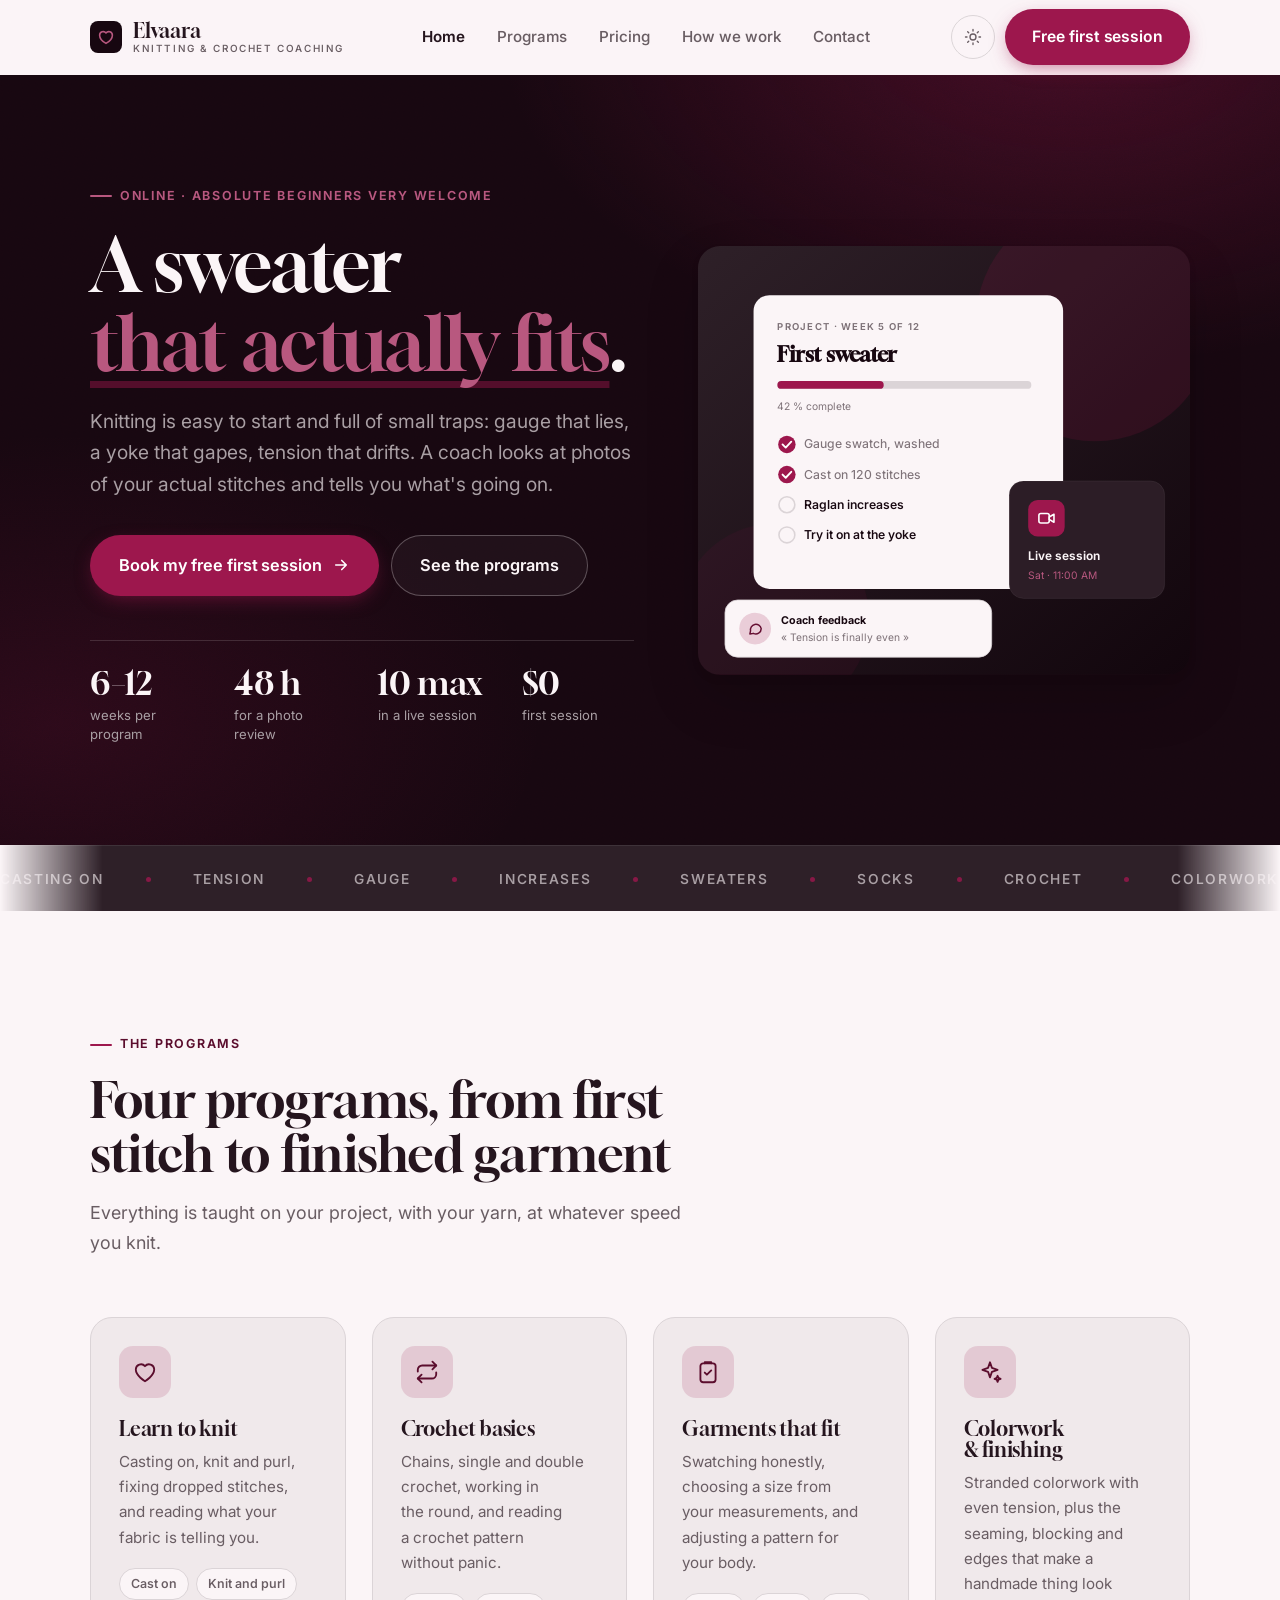
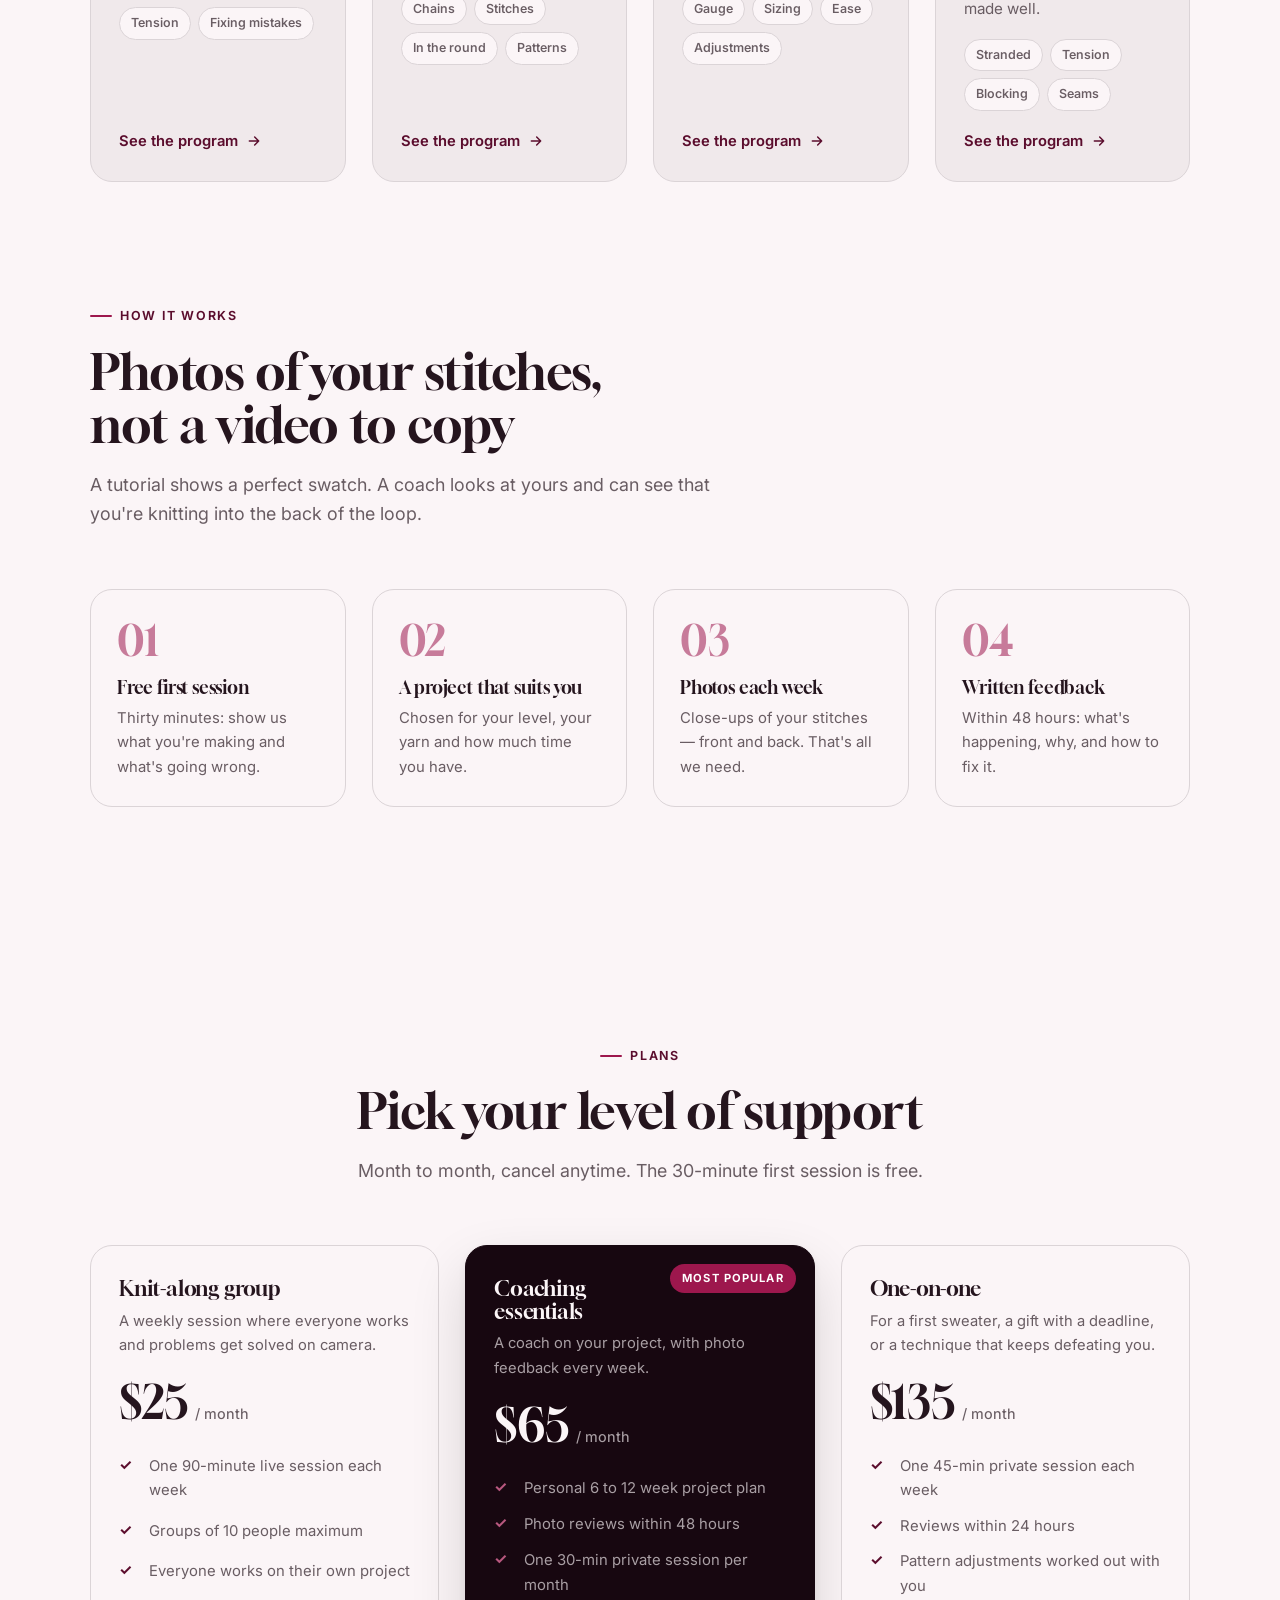
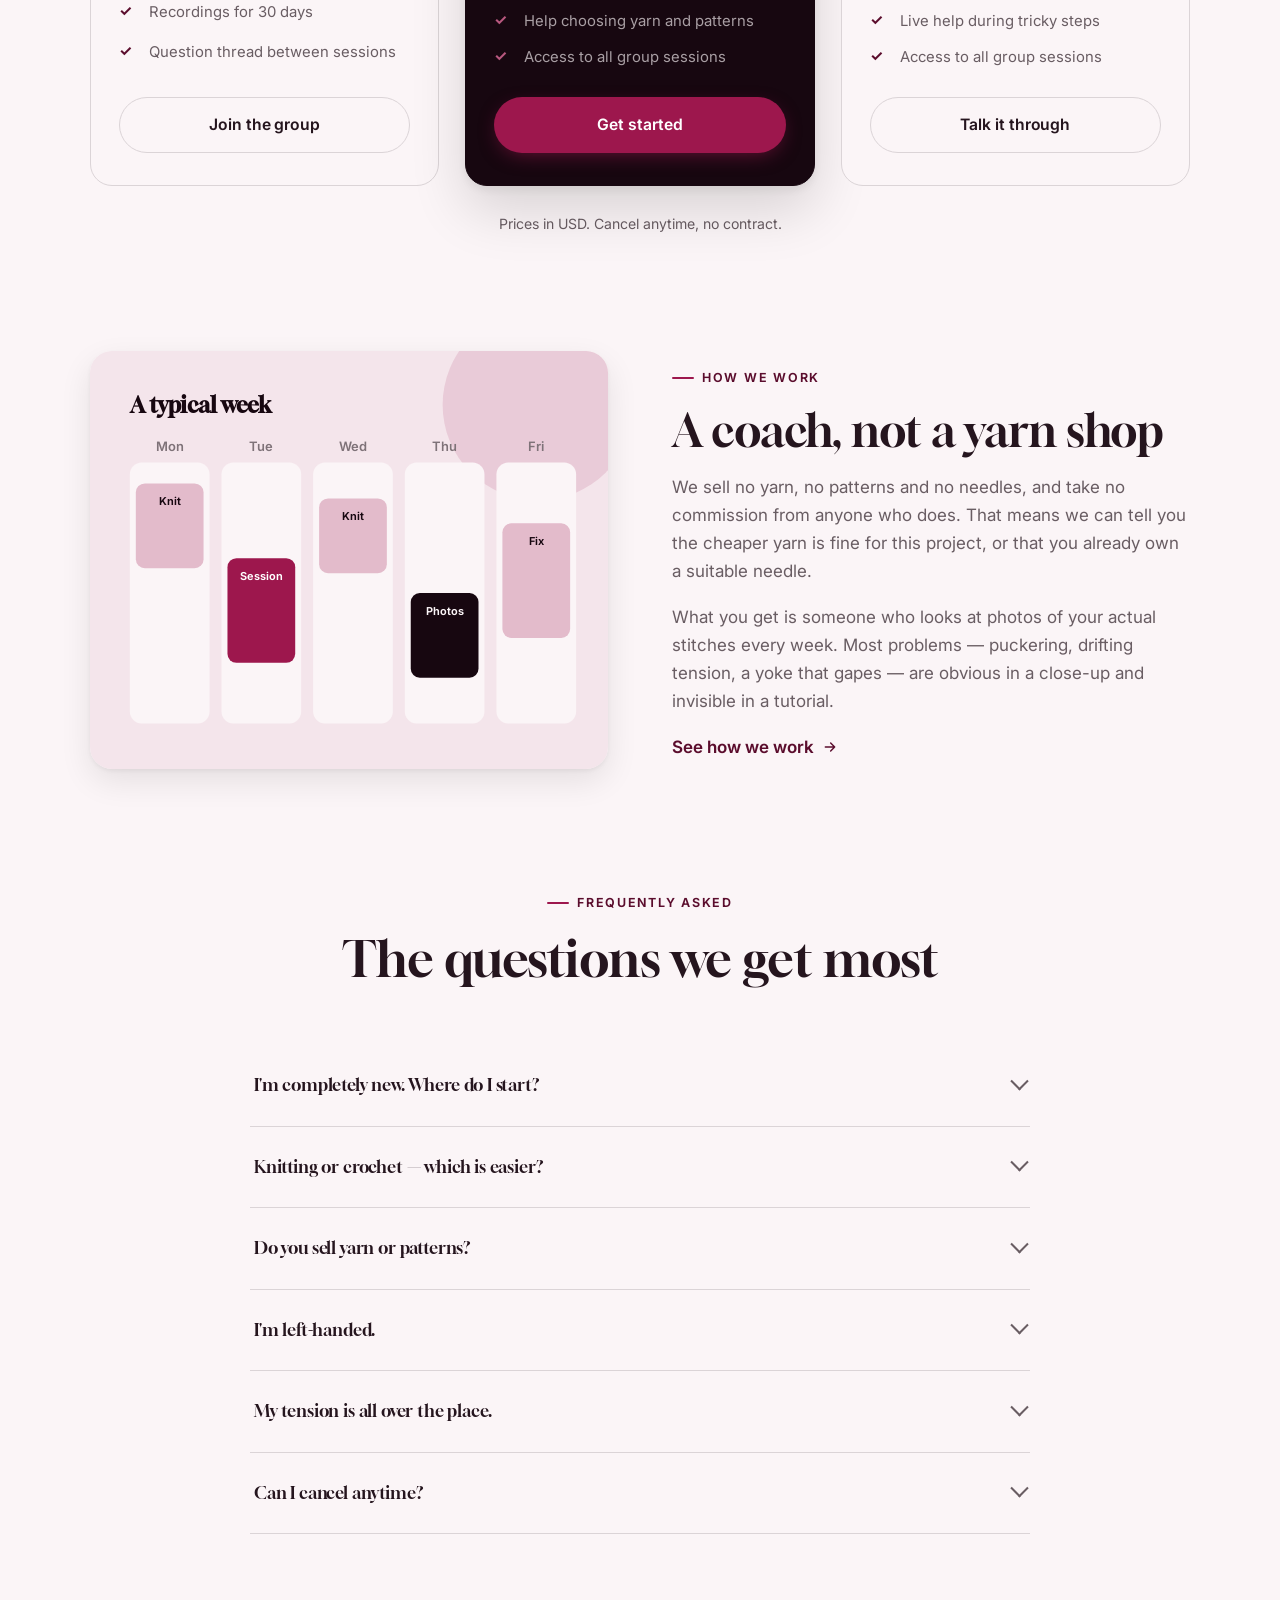
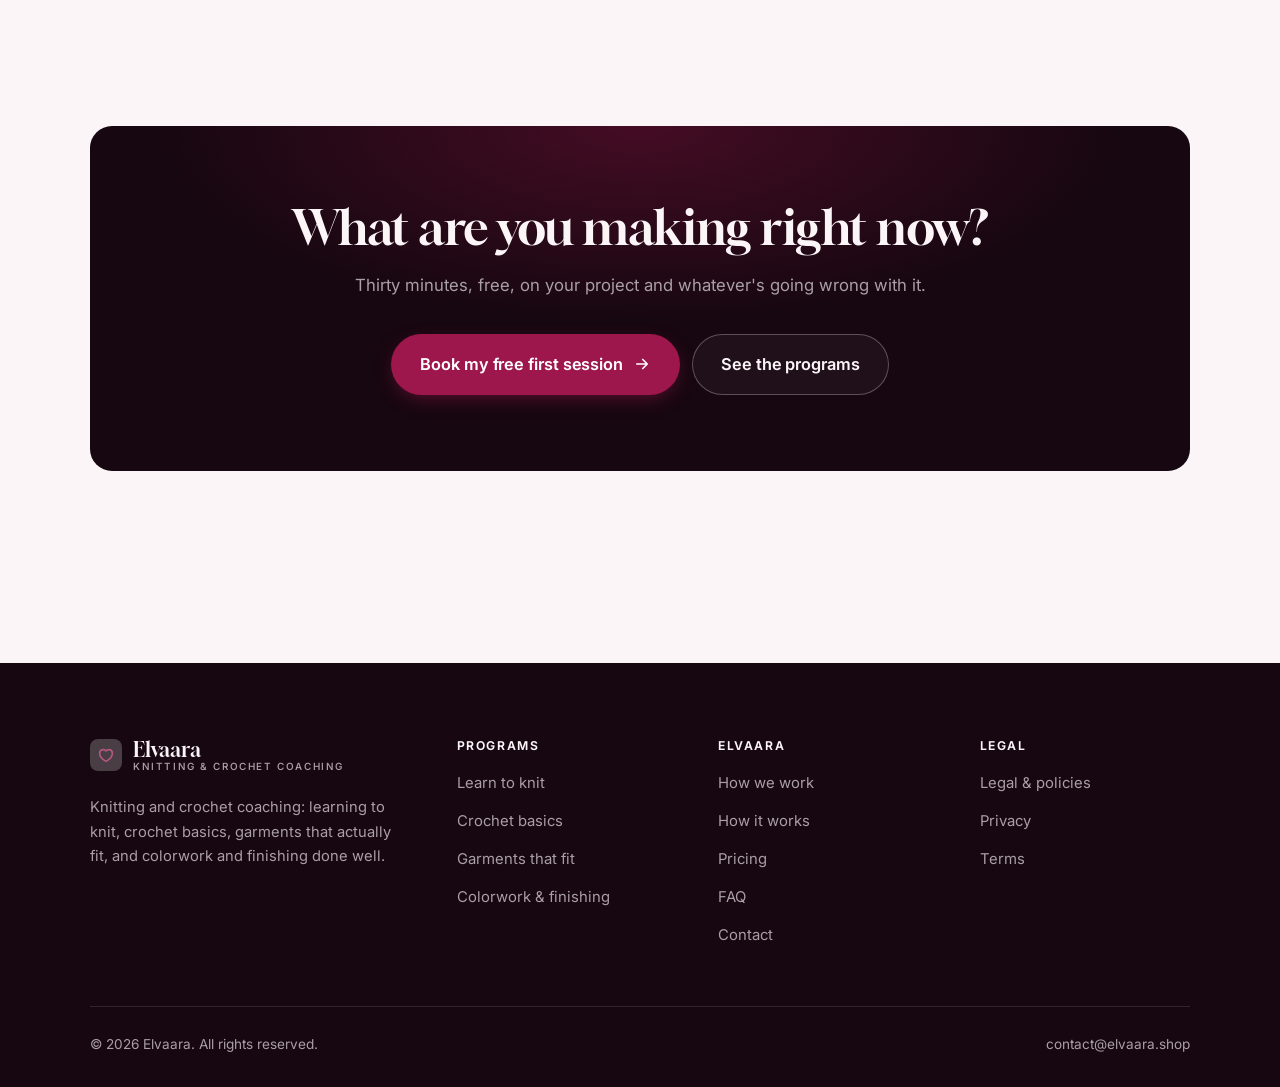
<file: index.html>
<!DOCTYPE html>
<html lang="en" class="no-js">
<head>
<meta charset="utf-8">
<meta name="viewport" content="width=device-width, initial-scale=1">
<title>Elvaara — Knitting and crochet coaching, from cast-on to a sweater that fits</title>
<meta name="description" content="Online knitting and crochet coaching: learn to knit, crochet basics, garment fitting, colorwork and finishing. Photo feedback on your stitches. Free first session.">
<link rel="canonical" href="https://elvaara.shop/">

<meta property="og:type" content="website">
<meta property="og:url" content="https://elvaara.shop/">
<meta property="og:site_name" content="Elvaara">
<meta property="og:locale" content="en_US">
<meta property="og:title" content="Elvaara — Knitting and crochet coaching, from cast-on to a sweater that fits">
<meta property="og:description" content="Online knitting and crochet coaching: learn to knit, crochet basics, garment fitting, colorwork and finishing. Photo feedback on your stitches. Free first session.">
<meta name="theme-color" content="#170710">

<link rel="icon" href="assets/img/favicon.svg" type="image/svg+xml">
<link rel="preconnect" href="https://fonts.googleapis.com">
<link rel="preconnect" href="https://fonts.gstatic.com" crossorigin>
<link rel="stylesheet" href="https://fonts.googleapis.com/css2?family=Gloock&family=Inter:wght@400..700&display=swap">
<link rel="stylesheet" href="assets/css/style.css">

<!-- Thème appliqué avant le premier rendu (évite le flash) -->
<script>
document.documentElement.classList.remove('no-js');
(function(){try{var t=localStorage.getItem('site-theme');if(t){document.documentElement.setAttribute('data-theme',t);}}catch(e){}})();
</script>
<script type="application/ld+json">
{
  "@context": "https://schema.org",
  "@type": "Organization",
  "name": "Elvaara",
  "url": "https://elvaara.shop/",
  "email": "contact@elvaara.shop",
  "description": "Online knitting and crochet coaching: learn to knit, crochet basics, garment fitting, colorwork and finishing. Photo feedback on your stitches. Free first session.",
  "areaServed": "US",
  "knowsLanguage": "en"
}
</script>
</head>

<body>
<a class="skip-link" href="#main">Skip to main content</a>

<header class="site-header">
  <nav class="wrap nav" aria-label="Main navigation">
    <a class="brand" href="index.html">
      <svg class="brand__mark" viewBox="0 0 64 64" aria-hidden="true">
        <rect class="bm-bg" width="64" height="64" rx="16"/>
        <g class="bm-ic" transform="translate(14 14) scale(1.5)" fill="none" stroke-width="2.1" stroke-linecap="round" stroke-linejoin="round"><path d="M12 20.5s-8.5-4.8-8.5-11A4.8 4.8 0 0 1 12 6.6a4.8 4.8 0 0 1 8.5 2.9c0 6.2-8.5 11-8.5 11z"/></g>
      </svg>
      <span>Elvaara<span class="brand__sub">Knitting &amp; crochet coaching</span></span>
    </a>

    <ul class="nav__links" id="nav-links">
      <li><a href="index.html" aria-current="page">Home</a></li>
      <li><a href="programs.html">Programs</a></li>
      <li><a href="index.html#pricing">Pricing</a></li>
      <li><a href="about.html">How we work</a></li>
      <li><a href="contact.html">Contact</a></li>
      <li><a class="btn btn--primary" href="contact.html">Free first session</a></li>
    </ul>

    <div class="nav__cta">
      <button class="theme-toggle" type="button" aria-label="Switch to dark theme">
        <svg class="icon-sun" viewBox="0 0 24 24" fill="none" stroke="currentColor" stroke-width="1.8" stroke-linecap="round" aria-hidden="true"><circle cx="12" cy="12" r="4"/><path d="M12 2v2m0 16v2M2 12h2m16 0h2M4.9 4.9l1.4 1.4m11.4 11.4 1.4 1.4M19.1 4.9l-1.4 1.4M6.3 17.7l-1.4 1.4"/></svg>
        <svg class="icon-moon" viewBox="0 0 24 24" fill="none" stroke="currentColor" stroke-width="1.8" stroke-linecap="round" stroke-linejoin="round" aria-hidden="true"><path d="M21 12.8A9 9 0 1 1 11.2 3a7 7 0 0 0 9.8 9.8z"/></svg>
      </button>
      <a class="btn btn--primary" href="contact.html">Free first session</a>
      <button class="nav__toggle" type="button" aria-expanded="false" aria-controls="nav-links" aria-label="Open menu">
        <svg class="icon-open" viewBox="0 0 24 24" fill="none" stroke="currentColor" stroke-width="2" stroke-linecap="round" aria-hidden="true"><path d="M3 6h18M3 12h18M3 18h18"/></svg>
        <svg class="icon-close" viewBox="0 0 24 24" fill="none" stroke="currentColor" stroke-width="2" stroke-linecap="round" aria-hidden="true"><path d="M6 6l12 12M18 6L6 18"/></svg>
      </button>
    </div>
  </nav>
</header>

<main id="main">

<section class="hero">
  <div class="wrap hero__inner">
    <div>
      <span class="eyebrow hero__eyebrow">Online · Absolute beginners very welcome</span>
      <h1>A sweater<br> <em>that actually fits</em>.</h1>
      <p class="hero__lede">Knitting is easy to start and full of small traps: gauge that lies, a yoke that gapes, tension that drifts. A coach looks at photos of your actual stitches and tells you what's going on.</p>

      <div class="hero__actions">
        <a class="btn btn--primary btn--lg" href="contact.html">Book my free first session <svg viewBox="0 0 24 24" fill="none" stroke="currentColor" stroke-width="2.2" stroke-linecap="round" stroke-linejoin="round" aria-hidden="true"><path d="M5 12h14M13 6l6 6-6 6"/></svg></a>
        <a class="btn btn--on-dark btn--lg" href="programs.html">See the programs</a>
      </div>

      <ul class="hero__proof">
        <li><span class="stat__num">6–12</span><span class="stat__label">weeks per program</span></li>
        <li><span class="stat__num">48 h</span><span class="stat__label">for a photo review</span></li>
        <li><span class="stat__num">10 max</span><span class="stat__label">in a live session</span></li>
        <li><span class="stat__num">$0</span><span class="stat__label">first session</span></li>
      </ul>
    </div>

    <div class="hero__art">
      <svg viewBox="0 0 620 540" role="img" aria-label="A knitting project in week 5 of 12, showing this week's steps, the next live session and coach feedback.">
        <defs>
          <linearGradient id="hbg" x1="0" y1="0" x2="1" y2="1">
            <stop offset="0" stop-color="#2e2028"/><stop offset="1" stop-color="#12060d"/>
          </linearGradient>
        </defs>
        <rect width="620" height="540" rx="22" fill="url(#hbg)"/>
        <circle cx="500" cy="96" r="150" fill="#9d174d" opacity=".16"/>
        <circle cx="96" cy="470" r="120" fill="#9d174d" opacity=".08"/>

        <g style="font-family: var(--font-body)">
          <!-- Carte programme -->
          <rect x="70" y="62" width="390" height="370" rx="20" fill="#fbf5f7"/>
          <text x="100" y="106" font-size="12" font-weight="650" letter-spacing="1.6" fill="#7e7278">PROJECT · WEEK 5 OF 12</text>
          <text x="100" y="146" font-size="27" font-weight="700" fill="#170710" style="font-family: var(--font-display)">First sweater</text>
          <rect x="100" y="170" width="320" height="10" rx="5" fill="#dbd4d7"/>
          <rect x="100" y="170" width="134" height="10" rx="5" fill="#9d174d"/>
          <text x="100" y="206" font-size="13" fill="#7e7278">42 % complete</text>
          <circle cx="112" cy="250" r="11" fill="#9d174d"/><path d="M106.5 250l4 4 7-7.5" fill="none" stroke="#ffffff" stroke-width="2.4" stroke-linecap="round" stroke-linejoin="round"/><text x="134" y="255" font-size="15.5" fill="#7e7278" font-weight="450">Gauge swatch, washed</text>
          <circle cx="112" cy="288" r="11" fill="#9d174d"/><path d="M106.5 288l4 4 7-7.5" fill="none" stroke="#ffffff" stroke-width="2.4" stroke-linecap="round" stroke-linejoin="round"/><text x="134" y="293" font-size="15.5" fill="#7e7278" font-weight="450">Cast on 120 stitches</text>
          <circle cx="112" cy="326" r="10" fill="none" stroke="#dbd4d7" stroke-width="2"/><text x="134" y="331" font-size="15.5" fill="#170710" font-weight="560">Raglan increases</text>
          <circle cx="112" cy="364" r="10" fill="none" stroke="#dbd4d7" stroke-width="2"/><text x="134" y="369" font-size="15.5" fill="#170710" font-weight="560">Try it on at the yoke</text>

          <!-- Carte séance -->
          <rect x="392" y="296" width="196" height="148" rx="18" fill="#2c1d26" stroke="#ffffff" stroke-opacity=".08"/>
          <rect x="416" y="320" width="46" height="46" rx="12" fill="#9d174d"/>
          <g transform="translate(427 331)" fill="none" stroke="#ffffff" color="#ffffff" stroke-width="2" stroke-linecap="round" stroke-linejoin="round"><rect x="2.5" y="6" width="13" height="12" rx="2.5"/><path d="M15.5 10.5 21.5 7v10l-6-3.5z"/></g>
          <text x="416" y="396" font-size="15" font-weight="650" fill="#fbf5f7">Live session</text>
          <text x="416" y="420" font-size="13" fill="#b8587f">Sat · 11:00 AM</text>

          <!-- Retour du coach -->
          <rect x="34" y="446" width="336" height="72" rx="16" fill="#fbf5f7" stroke="#dbd4d7"/>
          <circle cx="72" cy="482" r="20" fill="#eacdd8"/>
          <g transform="translate(62 472) scale(.84)" fill="none" stroke="#660f32" stroke-width="2.2" stroke-linecap="round" stroke-linejoin="round"><path d="M21 12a8 8 0 0 1-11.6 7.1L4 20l1-4.6A8 8 0 1 1 21 12z"/></g>
          <text x="104" y="476" font-size="13.5" font-weight="700" fill="#170710">Coach feedback</text>
          <text x="104" y="498" font-size="13" fill="#7e7278">« Tension is finally even »</text>
        </g>
      </svg>
    </div>
  </div>
</section>

<div class="marquee" aria-hidden="true">
  <div class="marquee__track"><span>Casting on</span><span>Tension</span><span>Gauge</span><span>Increases</span><span>Sweaters</span><span>Socks</span><span>Crochet</span><span>Colorwork</span><span>Blocking</span><span>Finishing</span><span>Casting on</span><span>Tension</span><span>Gauge</span><span>Increases</span><span>Sweaters</span><span>Socks</span><span>Crochet</span><span>Colorwork</span><span>Blocking</span><span>Finishing</span></div>
</div>

<section class="section wrap" id="programs">
  <div class="section-head reveal">
    <span class="eyebrow">The programs</span>
    <h2>Four programs, from first stitch to finished garment</h2>
    <p>Everything is taught on your project, with your yarn, at whatever speed you knit.</p>
  </div>
  <div class="grid grid--4 reveal-group">
    <a class="card" href="programs.html#learn">
      <div class="card__icon"><svg viewBox="0 0 24 24" fill="none" stroke="currentColor" stroke-width="1.7" stroke-linecap="round" stroke-linejoin="round" aria-hidden="true"><path d="M12 20.5s-8.5-4.8-8.5-11A4.8 4.8 0 0 1 12 6.6a4.8 4.8 0 0 1 8.5 2.9c0 6.2-8.5 11-8.5 11z"/></svg></div>
      <h3>Learn to knit</h3>
      <p>Casting on, knit and purl, fixing dropped stitches, and reading what your fabric is telling you.</p>
      <ul class="tags"><li>Cast on</li><li>Knit and purl</li><li>Tension</li><li>Fixing mistakes</li></ul>
      <span class="arrow-link">See the program <svg viewBox="0 0 24 24" fill="none" stroke="currentColor" stroke-width="2.2" stroke-linecap="round" stroke-linejoin="round" aria-hidden="true"><path d="M5 12h14M13 6l6 6-6 6"/></svg></span>
    </a>
    <a class="card" href="programs.html#crochet">
      <div class="card__icon"><svg viewBox="0 0 24 24" fill="none" stroke="currentColor" stroke-width="1.7" stroke-linecap="round" stroke-linejoin="round" aria-hidden="true"><path d="M17 2.5l3.5 3.5L17 9.5"/><path d="M3.5 11.5V10A4 4 0 0 1 7.5 6h13M7 21.5 3.5 18 7 14.5"/><path d="M20.5 12.5V14a4 4 0 0 1-4 4h-13"/></svg></div>
      <h3>Crochet basics</h3>
      <p>Chains, single and double crochet, working in the round, and reading a crochet pattern without panic.</p>
      <ul class="tags"><li>Chains</li><li>Stitches</li><li>In the round</li><li>Patterns</li></ul>
      <span class="arrow-link">See the program <svg viewBox="0 0 24 24" fill="none" stroke="currentColor" stroke-width="2.2" stroke-linecap="round" stroke-linejoin="round" aria-hidden="true"><path d="M5 12h14M13 6l6 6-6 6"/></svg></span>
    </a>
    <a class="card" href="programs.html#fit">
      <div class="card__icon"><svg viewBox="0 0 24 24" fill="none" stroke="currentColor" stroke-width="1.7" stroke-linecap="round" stroke-linejoin="round" aria-hidden="true"><rect x="5" y="4" width="14" height="17.5" rx="2.5"/><path d="M9 4V3h6v1M9 12.5l2 2 4-4"/></svg></div>
      <h3>Garments that fit</h3>
      <p>Swatching honestly, choosing a size from your measurements, and adjusting a pattern for your body.</p>
      <ul class="tags"><li>Gauge</li><li>Sizing</li><li>Ease</li><li>Adjustments</li></ul>
      <span class="arrow-link">See the program <svg viewBox="0 0 24 24" fill="none" stroke="currentColor" stroke-width="2.2" stroke-linecap="round" stroke-linejoin="round" aria-hidden="true"><path d="M5 12h14M13 6l6 6-6 6"/></svg></span>
    </a>
    <a class="card" href="programs.html#colorwork">
      <div class="card__icon"><svg viewBox="0 0 24 24" fill="none" stroke="currentColor" stroke-width="1.7" stroke-linecap="round" stroke-linejoin="round" aria-hidden="true"><path d="M12 3l1.8 5.2L19 10l-5.2 1.8L12 17l-1.8-5.2L5 10l5.2-1.8zM19 15.5l.8 2 2 .8-2 .8-.8 2-.8-2-2-.8 2-.8z"/></svg></div>
      <h3>Colorwork &amp; finishing</h3>
      <p>Stranded colorwork with even tension, plus the seaming, blocking and edges that make a handmade thing look made well.</p>
      <ul class="tags"><li>Stranded</li><li>Tension</li><li>Blocking</li><li>Seams</li></ul>
      <span class="arrow-link">See the program <svg viewBox="0 0 24 24" fill="none" stroke="currentColor" stroke-width="2.2" stroke-linecap="round" stroke-linejoin="round" aria-hidden="true"><path d="M5 12h14M13 6l6 6-6 6"/></svg></span>
    </a>
  </div>
</section>

<section class="section section--flush wrap" id="how-it-works">
  <div class="section-head reveal">
    <span class="eyebrow">How it works</span>
    <h2>Photos of your stitches, not a video to copy</h2>
    <p>A tutorial shows a perfect swatch. A coach looks at yours and can see that you're knitting into the back of the loop.</p>
  </div>
  <div class="grid grid--4 steps reveal-group">
    <article class="step">
      <h3>Free first session</h3>
      <p>Thirty minutes: show us what you're making and what's going wrong.</p>
    </article>
    <article class="step">
      <h3>A project that suits you</h3>
      <p>Chosen for your level, your yarn and how much time you have.</p>
    </article>
    <article class="step">
      <h3>Photos each week</h3>
      <p>Close-ups of your stitches — front and back. That's all we need.</p>
    </article>
    <article class="step">
      <h3>Written feedback</h3>
      <p>Within 48 hours: what's happening, why, and how to fix it.</p>
    </article>
  </div>
</section>

<section class="section wrap" id="pricing">
  <div class="section-head section-head--center reveal">
    <span class="eyebrow">Plans</span>
    <h2>Pick your level of support</h2>
    <p>Month to month, cancel anytime. The 30-minute first session is free.</p>
  </div>
  <div class="grid grid--3 plans reveal-group">
    <article class="plan">
      
      <h3>Knit-along group</h3>
      <p class="plan__desc">A weekly session where everyone works and problems get solved on camera.</p>
      <p class="plan__price">$25<span class="plan__period">/ month</span></p>
      <ul class="plan__features">
        <li>One 90-minute live session each week</li>
        <li>Groups of 10 people maximum</li>
        <li>Everyone works on their own project</li>
        <li>Recordings for 30 days</li>
        <li>Question thread between sessions</li>
      </ul>
      <a class="btn btn--ghost btn--block" href="contact.html">Join the group</a>
    </article>
    <article class="plan plan--featured">
      <span class="plan__tag">Most popular</span>
      <h3>Coaching essentials</h3>
      <p class="plan__desc">A coach on your project, with photo feedback every week.</p>
      <p class="plan__price">$65<span class="plan__period">/ month</span></p>
      <ul class="plan__features">
        <li>Personal 6 to 12 week project plan</li>
        <li>Photo reviews within 48 hours</li>
        <li>One 30-min private session per month</li>
        <li>Help choosing yarn and patterns</li>
        <li>Access to all group sessions</li>
      </ul>
      <a class="btn btn--primary btn--block" href="contact.html">Get started</a>
    </article>
    <article class="plan">
      
      <h3>One-on-one</h3>
      <p class="plan__desc">For a first sweater, a gift with a deadline, or a technique that keeps defeating you.</p>
      <p class="plan__price">$135<span class="plan__period">/ month</span></p>
      <ul class="plan__features">
        <li>One 45-min private session each week</li>
        <li>Reviews within 24 hours</li>
        <li>Pattern adjustments worked out with you</li>
        <li>Live help during tricky steps</li>
        <li>Access to all group sessions</li>
      </ul>
      <a class="btn btn--ghost btn--block" href="contact.html">Talk it through</a>
    </article>
  </div>
  <p class="plans-note">Prices in USD. Cancel anytime, no contract.</p>
</section>

<section class="section section--flush wrap">
  <div class="split reveal">
    <div class="split__art">
      <svg viewBox="0 0 520 420" role="img" aria-label="Example of a typical week: Knit, Session, Knit, Photos, Fix.">
        <rect width="520" height="420" rx="20" fill="#f4e5eb"/>
        <circle cx="450" cy="54" r="96" fill="#9d174d" opacity=".12"/>
        <g style="font-family: var(--font-body)">
        <text x="40" y="62" font-size="22" font-weight="700" fill="#170710" style="font-family: var(--font-display)">A typical week</text>
        <text x="80" y="100" text-anchor="middle" font-size="13" font-weight="600" fill="#7e7278">Mon</text>
        <rect x="40" y="112" width="80" height="262" rx="12" fill="#fbf5f7"/>
        <rect x="46" y="133" width="68" height="85" rx="9" fill="#e3bbcb"/>
        <text x="80" y="155" text-anchor="middle" font-size="11" font-weight="650" fill="#170710">Knit</text>
        <text x="172" y="100" text-anchor="middle" font-size="13" font-weight="600" fill="#7e7278">Tue</text>
        <rect x="132" y="112" width="80" height="262" rx="12" fill="#fbf5f7"/>
        <rect x="138" y="208" width="68" height="105" rx="9" fill="#9d174d"/>
        <text x="172" y="230" text-anchor="middle" font-size="11" font-weight="650" fill="#ffffff">Session</text>
        <text x="264" y="100" text-anchor="middle" font-size="13" font-weight="600" fill="#7e7278">Wed</text>
        <rect x="224" y="112" width="80" height="262" rx="12" fill="#fbf5f7"/>
        <rect x="230" y="148" width="68" height="75" rx="9" fill="#e3bbcb"/>
        <text x="264" y="170" text-anchor="middle" font-size="11" font-weight="650" fill="#170710">Knit</text>
        <text x="356" y="100" text-anchor="middle" font-size="13" font-weight="600" fill="#7e7278">Thu</text>
        <rect x="316" y="112" width="80" height="262" rx="12" fill="#fbf5f7"/>
        <rect x="322" y="243" width="68" height="85" rx="9" fill="#170710"/>
        <text x="356" y="265" text-anchor="middle" font-size="11" font-weight="650" fill="#fbf5f7">Photos</text>
        <text x="448" y="100" text-anchor="middle" font-size="13" font-weight="600" fill="#7e7278">Fri</text>
        <rect x="408" y="112" width="80" height="262" rx="12" fill="#fbf5f7"/>
        <rect x="414" y="173" width="68" height="115" rx="9" fill="#e3bbcb"/>
        <text x="448" y="195" text-anchor="middle" font-size="11" font-weight="650" fill="#170710">Fix</text>
        </g>
      </svg>
    </div>
    <div>
      <span class="eyebrow">How we work</span>
      <h2>A coach, not a yarn shop</h2>
      <p>We sell no yarn, no patterns and no needles, and take no commission from anyone who does. That means we can tell you the cheaper yarn is fine for this project, or that you already own a suitable needle.</p>
      <p>What you get is someone who looks at photos of your actual stitches every week. Most problems — puckering, drifting tension, a yoke that gapes — are obvious in a close-up and invisible in a tutorial.</p>
      <p><a class="arrow-link" href="about.html">See how we work <svg viewBox="0 0 24 24" fill="none" stroke="currentColor" stroke-width="2.2" stroke-linecap="round" stroke-linejoin="round" aria-hidden="true"><path d="M5 12h14M13 6l6 6-6 6"/></svg></a></p>
    </div>
  </div>
</section>

<section class="section section--flush wrap" id="faq">
  <div class="section-head section-head--center reveal">
    <span class="eyebrow">Frequently asked</span>
    <h2>The questions we get most</h2>
  </div>
  <div class="faq reveal">
    <details>
      <summary>I'm completely new. Where do I start?</summary>
      <p>The Learn to knit program starts with holding the needles. By week eight most people have finished a hat they'd actually wear.</p>
    </details>
    <details>
      <summary>Knitting or crochet — which is easier?</summary>
      <p>Crochet is usually faster to pick up and works up quicker; knitting makes stretchier fabric for garments. We can start you on either.</p>
    </details>
    <details>
      <summary>Do you sell yarn or patterns?</summary>
      <p>No. We'll tell you what to look for in a yarn and what a pattern needs to include, but you buy from wherever you like — and you should buy patterns rather than sharing copies.</p>
    </details>
    <details>
      <summary>I'm left-handed.</summary>
      <p>Not a problem. We teach both directions, and plenty of left-handed knitters work the standard way comfortably.</p>
    </details>
    <details>
      <summary>My tension is all over the place.</summary>
      <p>Extremely common and very fixable. It's usually about how you hold the yarn, which shows up immediately in photos.</p>
    </details>
    <details>
      <summary>Can I cancel anytime?</summary>
      <p>Yes. No contract, no minimum term. Access stays open until the end of the month you already paid for.</p>
    </details>
  </div>
</section>

<section class="wrap section--tight">
  <div class="cta-band reveal">
    <h2>What are you making right now?</h2>
    <p>Thirty minutes, free, on your project and whatever's going wrong with it.</p>
    <div class="hero__actions">
      <a class="btn btn--primary btn--lg" href="contact.html">Book my free first session <svg viewBox="0 0 24 24" fill="none" stroke="currentColor" stroke-width="2.2" stroke-linecap="round" stroke-linejoin="round" aria-hidden="true"><path d="M5 12h14M13 6l6 6-6 6"/></svg></a>
      <a class="btn btn--on-dark btn--lg" href="programs.html">See the programs</a>
    </div>
  </div>
</section>

</main>

<footer class="site-footer">
  <div class="wrap">
    <div class="footer__grid">
      <div class="footer__brand">
        <a class="brand" href="index.html">
          <svg class="brand__mark" viewBox="0 0 64 64" aria-hidden="true">
        <rect class="bm-bg" width="64" height="64" rx="16"/>
        <g class="bm-ic" transform="translate(14 14) scale(1.5)" fill="none" stroke-width="2.1" stroke-linecap="round" stroke-linejoin="round"><path d="M12 20.5s-8.5-4.8-8.5-11A4.8 4.8 0 0 1 12 6.6a4.8 4.8 0 0 1 8.5 2.9c0 6.2-8.5 11-8.5 11z"/></g>
      </svg>
          <span>Elvaara<span class="brand__sub">Knitting &amp; crochet coaching</span></span>
        </a>
        <p>Knitting and crochet coaching: learning to knit, crochet basics, garments that actually fit, and colorwork and finishing done well.</p>
      </div>

      <div class="footer__col">
        <h4>Programs</h4>
        <ul>
          <li><a href="programs.html#learn">Learn to knit</a></li>
          <li><a href="programs.html#crochet">Crochet basics</a></li>
          <li><a href="programs.html#fit">Garments that fit</a></li>
          <li><a href="programs.html#colorwork">Colorwork &amp; finishing</a></li>
        </ul>
      </div>

      <div class="footer__col">
        <h4>Elvaara</h4>
        <ul>
          <li><a href="about.html">How we work</a></li>
          <li><a href="index.html#how-it-works">How it works</a></li>
          <li><a href="index.html#pricing">Pricing</a></li>
          <li><a href="index.html#faq">FAQ</a></li>
          <li><a href="contact.html">Contact</a></li>
        </ul>
      </div>

      <div class="footer__col">
        <h4>Legal</h4>
        <ul>
          <li><a href="legal.html">Legal &amp; policies</a></li>
          <li><a href="legal.html#privacy">Privacy</a></li>
          <li><a href="legal.html#terms">Terms</a></li>
        </ul>
      </div>
    </div>

    <div class="footer__bottom">
      <p>© <span data-year>2026</span> Elvaara. All rights reserved.</p>
      <p><a href="mailto:contact@elvaara.shop">contact@elvaara.shop</a></p>
    </div>
  </div>
</footer>

<script src="assets/js/main.js" defer></script>
</body>
</html>
</file>
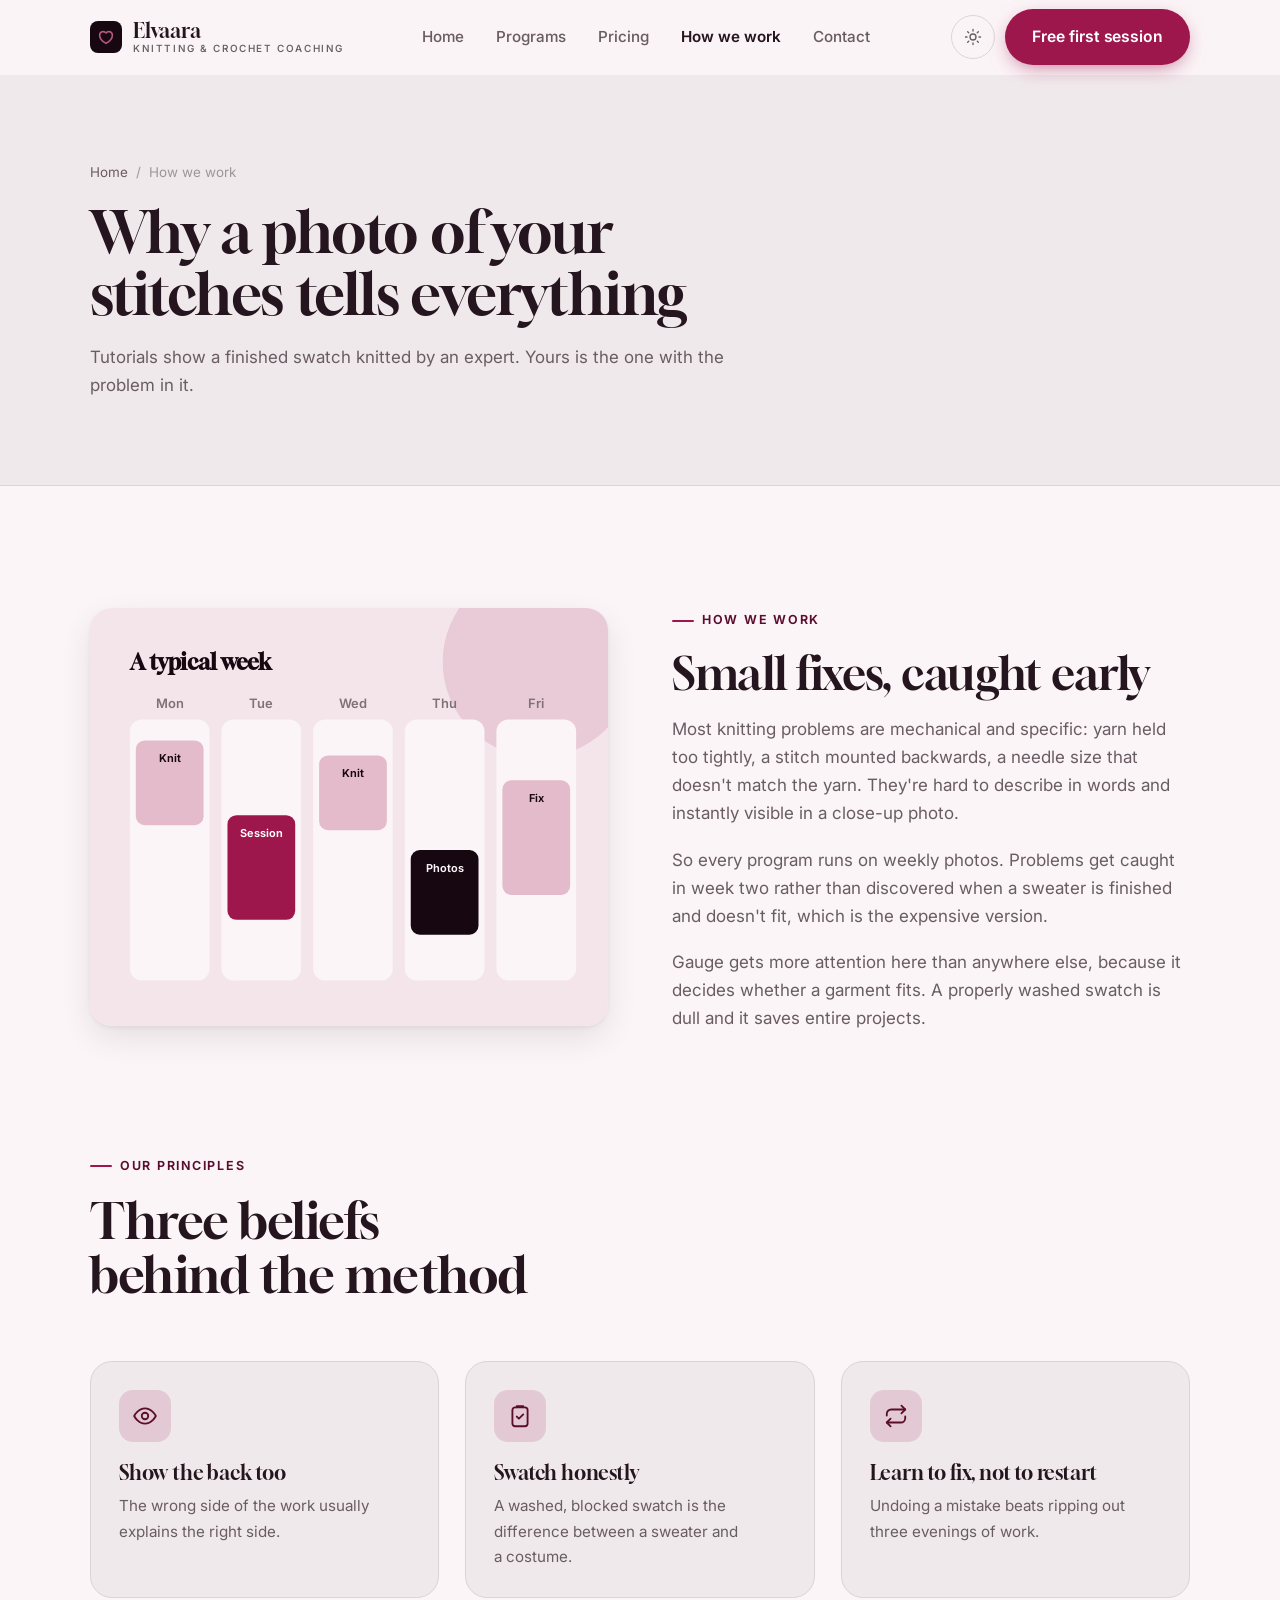
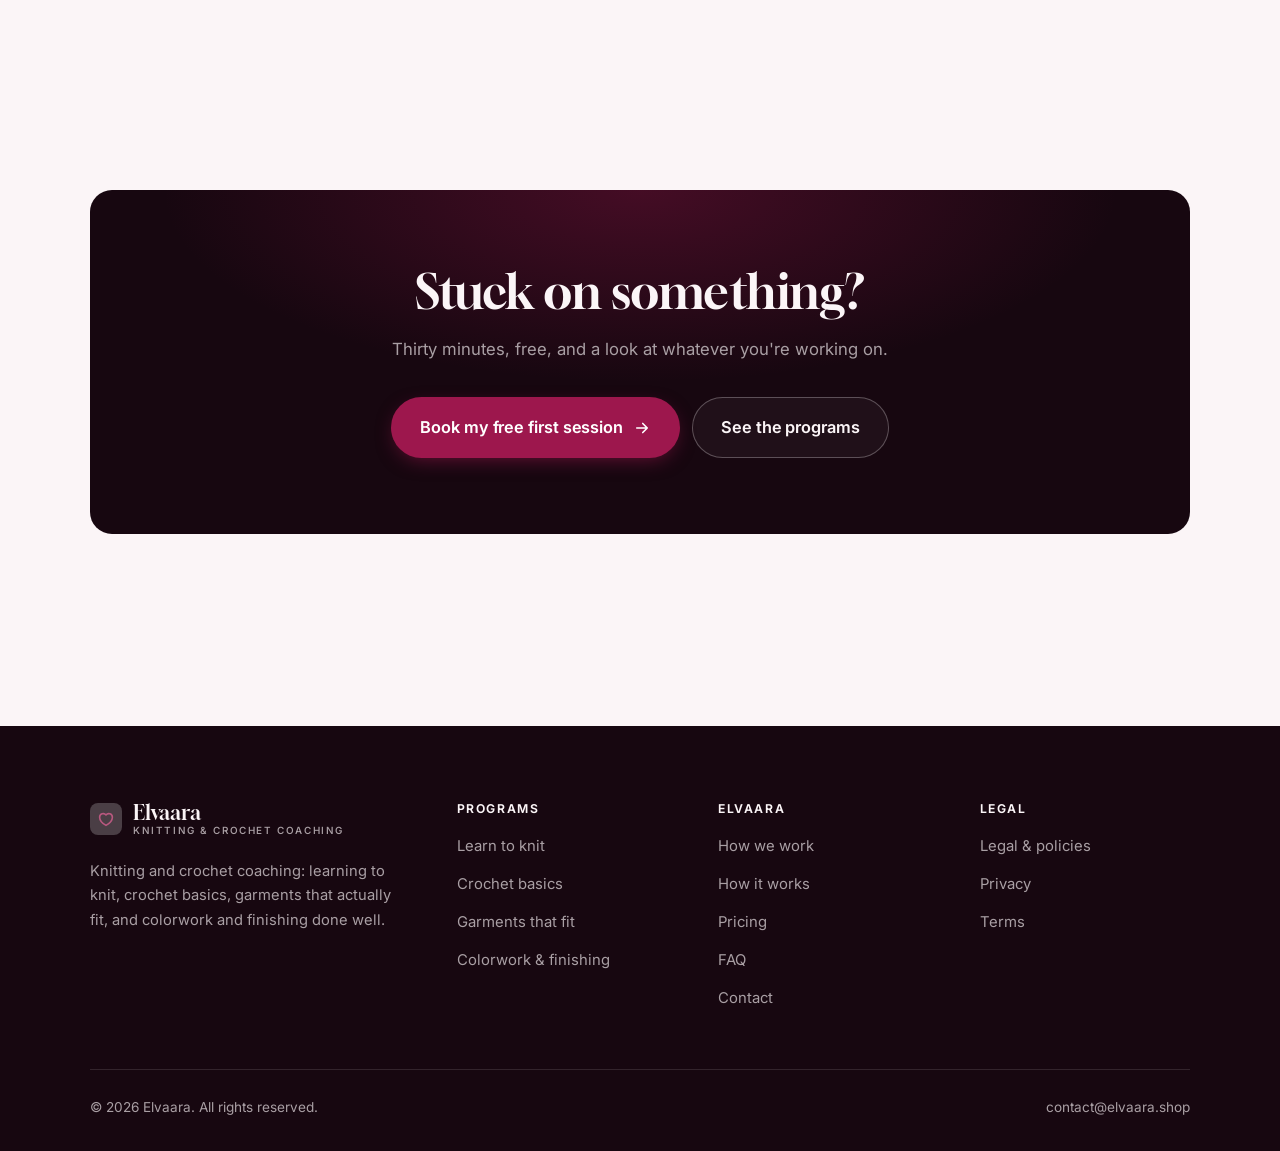
<file: about.html>
<!DOCTYPE html>
<html lang="en" class="no-js">
<head>
<meta charset="utf-8">
<meta name="viewport" content="width=device-width, initial-scale=1">
<title>How we work — Elvaara</title>
<meta name="description" content="Why photo feedback beats tutorials for knitting, and the principles behind Elvaara.">
<link rel="canonical" href="https://elvaara.shop/about.html">

<meta property="og:type" content="website">
<meta property="og:url" content="https://elvaara.shop/about.html">
<meta property="og:site_name" content="Elvaara">
<meta property="og:locale" content="en_US">
<meta property="og:title" content="How we work — Elvaara">
<meta property="og:description" content="Why photo feedback beats tutorials for knitting, and the principles behind Elvaara.">
<meta name="theme-color" content="#170710">

<link rel="icon" href="assets/img/favicon.svg" type="image/svg+xml">
<link rel="preconnect" href="https://fonts.googleapis.com">
<link rel="preconnect" href="https://fonts.gstatic.com" crossorigin>
<link rel="stylesheet" href="https://fonts.googleapis.com/css2?family=Gloock&family=Inter:wght@400..700&display=swap">
<link rel="stylesheet" href="assets/css/style.css">

<!-- Thème appliqué avant le premier rendu (évite le flash) -->
<script>
document.documentElement.classList.remove('no-js');
(function(){try{var t=localStorage.getItem('site-theme');if(t){document.documentElement.setAttribute('data-theme',t);}}catch(e){}})();
</script>
</head>

<body>
<a class="skip-link" href="#main">Skip to main content</a>

<header class="site-header">
  <nav class="wrap nav" aria-label="Main navigation">
    <a class="brand" href="index.html">
      <svg class="brand__mark" viewBox="0 0 64 64" aria-hidden="true">
        <rect class="bm-bg" width="64" height="64" rx="16"/>
        <g class="bm-ic" transform="translate(14 14) scale(1.5)" fill="none" stroke-width="2.1" stroke-linecap="round" stroke-linejoin="round"><path d="M12 20.5s-8.5-4.8-8.5-11A4.8 4.8 0 0 1 12 6.6a4.8 4.8 0 0 1 8.5 2.9c0 6.2-8.5 11-8.5 11z"/></g>
      </svg>
      <span>Elvaara<span class="brand__sub">Knitting &amp; crochet coaching</span></span>
    </a>

    <ul class="nav__links" id="nav-links">
      <li><a href="index.html">Home</a></li>
      <li><a href="programs.html">Programs</a></li>
      <li><a href="index.html#pricing">Pricing</a></li>
      <li><a href="about.html" aria-current="page">How we work</a></li>
      <li><a href="contact.html">Contact</a></li>
      <li><a class="btn btn--primary" href="contact.html">Free first session</a></li>
    </ul>

    <div class="nav__cta">
      <button class="theme-toggle" type="button" aria-label="Switch to dark theme">
        <svg class="icon-sun" viewBox="0 0 24 24" fill="none" stroke="currentColor" stroke-width="1.8" stroke-linecap="round" aria-hidden="true"><circle cx="12" cy="12" r="4"/><path d="M12 2v2m0 16v2M2 12h2m16 0h2M4.9 4.9l1.4 1.4m11.4 11.4 1.4 1.4M19.1 4.9l-1.4 1.4M6.3 17.7l-1.4 1.4"/></svg>
        <svg class="icon-moon" viewBox="0 0 24 24" fill="none" stroke="currentColor" stroke-width="1.8" stroke-linecap="round" stroke-linejoin="round" aria-hidden="true"><path d="M21 12.8A9 9 0 1 1 11.2 3a7 7 0 0 0 9.8 9.8z"/></svg>
      </button>
      <a class="btn btn--primary" href="contact.html">Free first session</a>
      <button class="nav__toggle" type="button" aria-expanded="false" aria-controls="nav-links" aria-label="Open menu">
        <svg class="icon-open" viewBox="0 0 24 24" fill="none" stroke="currentColor" stroke-width="2" stroke-linecap="round" aria-hidden="true"><path d="M3 6h18M3 12h18M3 18h18"/></svg>
        <svg class="icon-close" viewBox="0 0 24 24" fill="none" stroke="currentColor" stroke-width="2" stroke-linecap="round" aria-hidden="true"><path d="M6 6l12 12M18 6L6 18"/></svg>
      </button>
    </div>
  </nav>
</header>

<main id="main">

<section class="page-head">
  <div class="wrap">
    <nav class="breadcrumb" aria-label="Breadcrumb">
      <a href="index.html">Home</a><span>/</span><span aria-current="page">How we work</span>
    </nav>
    <h1>Why a photo of your stitches tells everything</h1>
    <p>Tutorials show a finished swatch knitted by an expert. Yours is the one with the problem in it.</p>
  </div>
</section>

<section class="section wrap">
  <div class="split reveal">
    <div class="split__art">
      <svg viewBox="0 0 520 420" role="img" aria-label="Example of a typical week: Knit, Session, Knit, Photos, Fix.">
        <rect width="520" height="420" rx="20" fill="#f4e5eb"/>
        <circle cx="450" cy="54" r="96" fill="#9d174d" opacity=".12"/>
        <g style="font-family: var(--font-body)">
        <text x="40" y="62" font-size="22" font-weight="700" fill="#170710" style="font-family: var(--font-display)">A typical week</text>
        <text x="80" y="100" text-anchor="middle" font-size="13" font-weight="600" fill="#7e7278">Mon</text>
        <rect x="40" y="112" width="80" height="262" rx="12" fill="#fbf5f7"/>
        <rect x="46" y="133" width="68" height="85" rx="9" fill="#e3bbcb"/>
        <text x="80" y="155" text-anchor="middle" font-size="11" font-weight="650" fill="#170710">Knit</text>
        <text x="172" y="100" text-anchor="middle" font-size="13" font-weight="600" fill="#7e7278">Tue</text>
        <rect x="132" y="112" width="80" height="262" rx="12" fill="#fbf5f7"/>
        <rect x="138" y="208" width="68" height="105" rx="9" fill="#9d174d"/>
        <text x="172" y="230" text-anchor="middle" font-size="11" font-weight="650" fill="#ffffff">Session</text>
        <text x="264" y="100" text-anchor="middle" font-size="13" font-weight="600" fill="#7e7278">Wed</text>
        <rect x="224" y="112" width="80" height="262" rx="12" fill="#fbf5f7"/>
        <rect x="230" y="148" width="68" height="75" rx="9" fill="#e3bbcb"/>
        <text x="264" y="170" text-anchor="middle" font-size="11" font-weight="650" fill="#170710">Knit</text>
        <text x="356" y="100" text-anchor="middle" font-size="13" font-weight="600" fill="#7e7278">Thu</text>
        <rect x="316" y="112" width="80" height="262" rx="12" fill="#fbf5f7"/>
        <rect x="322" y="243" width="68" height="85" rx="9" fill="#170710"/>
        <text x="356" y="265" text-anchor="middle" font-size="11" font-weight="650" fill="#fbf5f7">Photos</text>
        <text x="448" y="100" text-anchor="middle" font-size="13" font-weight="600" fill="#7e7278">Fri</text>
        <rect x="408" y="112" width="80" height="262" rx="12" fill="#fbf5f7"/>
        <rect x="414" y="173" width="68" height="115" rx="9" fill="#e3bbcb"/>
        <text x="448" y="195" text-anchor="middle" font-size="11" font-weight="650" fill="#170710">Fix</text>
        </g>
      </svg>
    </div>
    <div>
      <span class="eyebrow">How we work</span>
      <h2>Small fixes, caught early</h2>
      <p>Most knitting problems are mechanical and specific: yarn held too tightly, a stitch mounted backwards, a needle size that doesn't match the yarn. They're hard to describe in words and instantly visible in a close-up photo.</p>
      <p>So every program runs on weekly photos. Problems get caught in week two rather than discovered when a sweater is finished and doesn't fit, which is the expensive version.</p>
      <p>Gauge gets more attention here than anywhere else, because it decides whether a garment fits. A properly washed swatch is dull and it saves entire projects.</p>
      <!--
        TO DO: add a short introduction of the coach (name, real background),
        with a photo if possible. Do not invent credentials — see README.md.
      -->
    </div>
  </div>
</section>

<section class="section section--flush wrap">
  <div class="section-head reveal">
    <span class="eyebrow">Our principles</span>
    <h2>Three beliefs behind the method</h2>
  </div>
  <div class="grid grid--3 reveal-group">
    <article class="card">
      <div class="card__icon"><svg viewBox="0 0 24 24" fill="none" stroke="currentColor" stroke-width="1.7" stroke-linecap="round" stroke-linejoin="round" aria-hidden="true"><path d="M2 12s3.6-7 10-7 10 7 10 7-3.6 7-10 7S2 12 2 12z"/><circle cx="12" cy="12" r="3"/></svg></div>
      <h3>Show the back too</h3>
      <p>The wrong side of the work usually explains the right side.</p>
    </article>
    <article class="card">
      <div class="card__icon"><svg viewBox="0 0 24 24" fill="none" stroke="currentColor" stroke-width="1.7" stroke-linecap="round" stroke-linejoin="round" aria-hidden="true"><rect x="5" y="4" width="14" height="17.5" rx="2.5"/><path d="M9 4V3h6v1M9 12.5l2 2 4-4"/></svg></div>
      <h3>Swatch honestly</h3>
      <p>A washed, blocked swatch is the difference between a sweater and a costume.</p>
    </article>
    <article class="card">
      <div class="card__icon"><svg viewBox="0 0 24 24" fill="none" stroke="currentColor" stroke-width="1.7" stroke-linecap="round" stroke-linejoin="round" aria-hidden="true"><path d="M17 2.5l3.5 3.5L17 9.5"/><path d="M3.5 11.5V10A4 4 0 0 1 7.5 6h13M7 21.5 3.5 18 7 14.5"/><path d="M20.5 12.5V14a4 4 0 0 1-4 4h-13"/></svg></div>
      <h3>Learn to fix, not to restart</h3>
      <p>Undoing a mistake beats ripping out three evenings of work.</p>
    </article>
  </div>
</section>

<section class="wrap section--tight">
  <div class="cta-band reveal">
    <h2>Stuck on something?</h2>
    <p>Thirty minutes, free, and a look at whatever you're working on.</p>
    <div class="hero__actions">
      <a class="btn btn--primary btn--lg" href="contact.html">Book my free first session <svg viewBox="0 0 24 24" fill="none" stroke="currentColor" stroke-width="2.2" stroke-linecap="round" stroke-linejoin="round" aria-hidden="true"><path d="M5 12h14M13 6l6 6-6 6"/></svg></a>
      <a class="btn btn--on-dark btn--lg" href="programs.html">See the programs</a>
    </div>
  </div>
</section>

</main>

<footer class="site-footer">
  <div class="wrap">
    <div class="footer__grid">
      <div class="footer__brand">
        <a class="brand" href="index.html">
          <svg class="brand__mark" viewBox="0 0 64 64" aria-hidden="true">
        <rect class="bm-bg" width="64" height="64" rx="16"/>
        <g class="bm-ic" transform="translate(14 14) scale(1.5)" fill="none" stroke-width="2.1" stroke-linecap="round" stroke-linejoin="round"><path d="M12 20.5s-8.5-4.8-8.5-11A4.8 4.8 0 0 1 12 6.6a4.8 4.8 0 0 1 8.5 2.9c0 6.2-8.5 11-8.5 11z"/></g>
      </svg>
          <span>Elvaara<span class="brand__sub">Knitting &amp; crochet coaching</span></span>
        </a>
        <p>Knitting and crochet coaching: learning to knit, crochet basics, garments that actually fit, and colorwork and finishing done well.</p>
      </div>

      <div class="footer__col">
        <h4>Programs</h4>
        <ul>
          <li><a href="programs.html#learn">Learn to knit</a></li>
          <li><a href="programs.html#crochet">Crochet basics</a></li>
          <li><a href="programs.html#fit">Garments that fit</a></li>
          <li><a href="programs.html#colorwork">Colorwork &amp; finishing</a></li>
        </ul>
      </div>

      <div class="footer__col">
        <h4>Elvaara</h4>
        <ul>
          <li><a href="about.html">How we work</a></li>
          <li><a href="index.html#how-it-works">How it works</a></li>
          <li><a href="index.html#pricing">Pricing</a></li>
          <li><a href="index.html#faq">FAQ</a></li>
          <li><a href="contact.html">Contact</a></li>
        </ul>
      </div>

      <div class="footer__col">
        <h4>Legal</h4>
        <ul>
          <li><a href="legal.html">Legal &amp; policies</a></li>
          <li><a href="legal.html#privacy">Privacy</a></li>
          <li><a href="legal.html#terms">Terms</a></li>
        </ul>
      </div>
    </div>

    <div class="footer__bottom">
      <p>© <span data-year>2026</span> Elvaara. All rights reserved.</p>
      <p><a href="mailto:contact@elvaara.shop">contact@elvaara.shop</a></p>
    </div>
  </div>
</footer>

<script src="assets/js/main.js" defer></script>
</body>
</html>
</file>
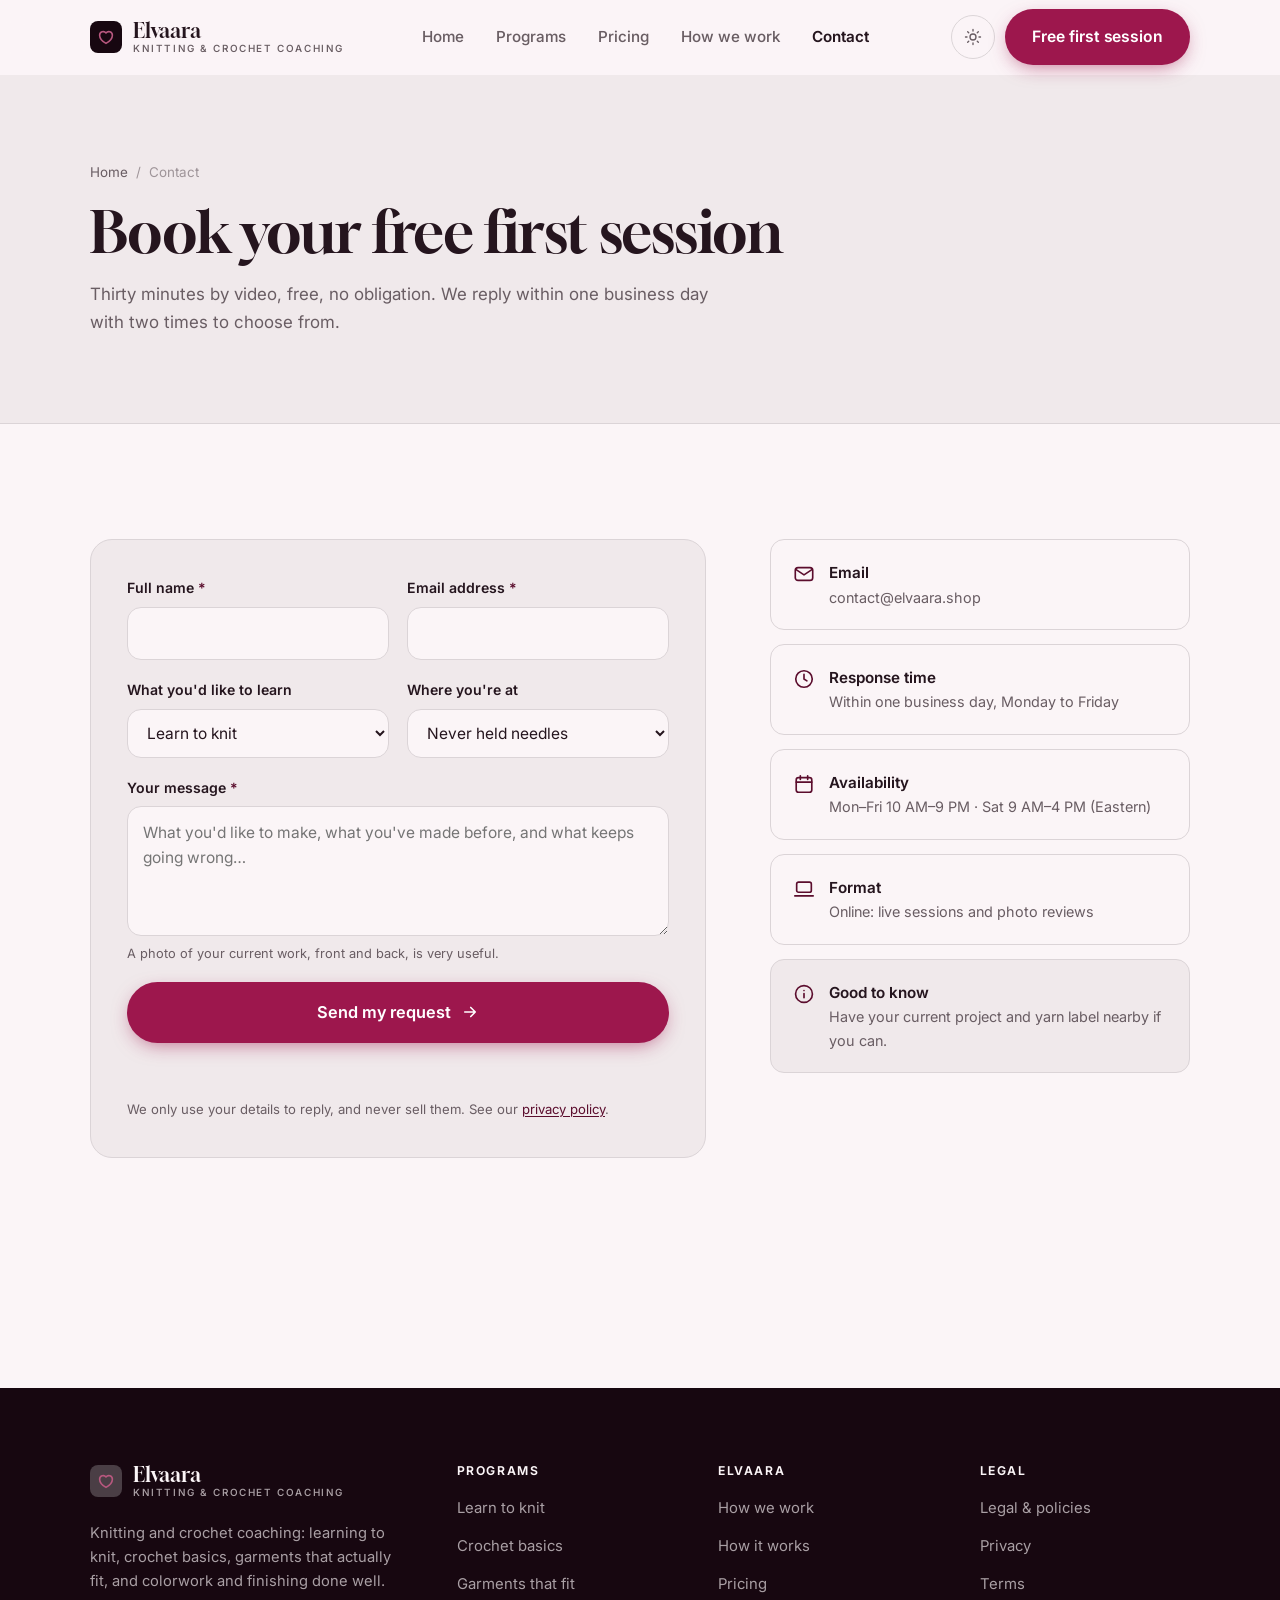
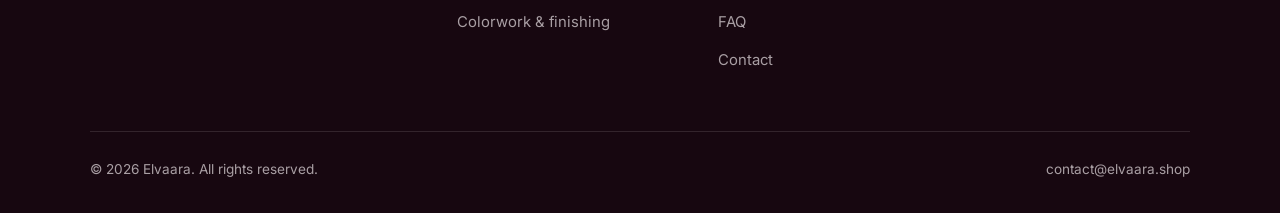
<file: contact.html>
<!DOCTYPE html>
<html lang="en" class="no-js">
<head>
<meta charset="utf-8">
<meta name="viewport" content="width=device-width, initial-scale=1">
<title>Contact — Elvaara</title>
<meta name="description" content="Book your free 30-minute first session. We reply within one business day.">
<link rel="canonical" href="https://elvaara.shop/contact.html">

<meta property="og:type" content="website">
<meta property="og:url" content="https://elvaara.shop/contact.html">
<meta property="og:site_name" content="Elvaara">
<meta property="og:locale" content="en_US">
<meta property="og:title" content="Contact — Elvaara">
<meta property="og:description" content="Book your free 30-minute first session. We reply within one business day.">
<meta name="theme-color" content="#170710">

<link rel="icon" href="assets/img/favicon.svg" type="image/svg+xml">
<link rel="preconnect" href="https://fonts.googleapis.com">
<link rel="preconnect" href="https://fonts.gstatic.com" crossorigin>
<link rel="stylesheet" href="https://fonts.googleapis.com/css2?family=Gloock&family=Inter:wght@400..700&display=swap">
<link rel="stylesheet" href="assets/css/style.css">

<!-- Thème appliqué avant le premier rendu (évite le flash) -->
<script>
document.documentElement.classList.remove('no-js');
(function(){try{var t=localStorage.getItem('site-theme');if(t){document.documentElement.setAttribute('data-theme',t);}}catch(e){}})();
</script>
</head>

<body>
<a class="skip-link" href="#main">Skip to main content</a>

<header class="site-header">
  <nav class="wrap nav" aria-label="Main navigation">
    <a class="brand" href="index.html">
      <svg class="brand__mark" viewBox="0 0 64 64" aria-hidden="true">
        <rect class="bm-bg" width="64" height="64" rx="16"/>
        <g class="bm-ic" transform="translate(14 14) scale(1.5)" fill="none" stroke-width="2.1" stroke-linecap="round" stroke-linejoin="round"><path d="M12 20.5s-8.5-4.8-8.5-11A4.8 4.8 0 0 1 12 6.6a4.8 4.8 0 0 1 8.5 2.9c0 6.2-8.5 11-8.5 11z"/></g>
      </svg>
      <span>Elvaara<span class="brand__sub">Knitting &amp; crochet coaching</span></span>
    </a>

    <ul class="nav__links" id="nav-links">
      <li><a href="index.html">Home</a></li>
      <li><a href="programs.html">Programs</a></li>
      <li><a href="index.html#pricing">Pricing</a></li>
      <li><a href="about.html">How we work</a></li>
      <li><a href="contact.html" aria-current="page">Contact</a></li>
      <li><a class="btn btn--primary" href="contact.html">Free first session</a></li>
    </ul>

    <div class="nav__cta">
      <button class="theme-toggle" type="button" aria-label="Switch to dark theme">
        <svg class="icon-sun" viewBox="0 0 24 24" fill="none" stroke="currentColor" stroke-width="1.8" stroke-linecap="round" aria-hidden="true"><circle cx="12" cy="12" r="4"/><path d="M12 2v2m0 16v2M2 12h2m16 0h2M4.9 4.9l1.4 1.4m11.4 11.4 1.4 1.4M19.1 4.9l-1.4 1.4M6.3 17.7l-1.4 1.4"/></svg>
        <svg class="icon-moon" viewBox="0 0 24 24" fill="none" stroke="currentColor" stroke-width="1.8" stroke-linecap="round" stroke-linejoin="round" aria-hidden="true"><path d="M21 12.8A9 9 0 1 1 11.2 3a7 7 0 0 0 9.8 9.8z"/></svg>
      </button>
      <a class="btn btn--primary" href="contact.html">Free first session</a>
      <button class="nav__toggle" type="button" aria-expanded="false" aria-controls="nav-links" aria-label="Open menu">
        <svg class="icon-open" viewBox="0 0 24 24" fill="none" stroke="currentColor" stroke-width="2" stroke-linecap="round" aria-hidden="true"><path d="M3 6h18M3 12h18M3 18h18"/></svg>
        <svg class="icon-close" viewBox="0 0 24 24" fill="none" stroke="currentColor" stroke-width="2" stroke-linecap="round" aria-hidden="true"><path d="M6 6l12 12M18 6L6 18"/></svg>
      </button>
    </div>
  </nav>
</header>

<main id="main">

<section class="page-head">
  <div class="wrap">
    <nav class="breadcrumb" aria-label="Breadcrumb">
      <a href="index.html">Home</a><span>/</span><span aria-current="page">Contact</span>
    </nav>
    <h1>Book your free first session</h1>
    <p>Thirty minutes by video, free, no obligation. We reply within one business day with two times to choose from.</p>
  </div>
</section>

<section class="section wrap">
  <div class="form-layout">

    <!--
      FORM: the action attribute holds a placeholder id. Create a free form at
      https://formspree.io and replace VOTRE_ID_FORMSPREE. Until then, the button
      opens the visitor's email app with a pre-filled message to contact@elvaara.shop.
    -->
    <form class="form" id="contact-form" action="https://formspree.io/f/VOTRE_ID_FORMSPREE" method="POST"
          data-email="contact@elvaara.shop" data-subject="First session request"
          data-msg-mail="Your email app will open with the message ready to send." data-msg-sending="Sending…"
          data-msg-ok="Thanks! Your message is on its way. We reply within one business day." data-msg-err="Sending failed. Please email us directly at">
      <div class="form__row">
        <div class="field">
          <label for="nom">Full name <span class="req" aria-hidden="true">*</span></label>
          <input type="text" id="nom" name="nom" autocomplete="name" required>
        </div>
        <div class="field">
          <label for="email">Email address <span class="req" aria-hidden="true">*</span></label>
          <input type="email" id="email" name="email" autocomplete="email" required>
        </div>
      </div>

      <div class="form__row">
        <div class="field">
          <label for="programme">What you'd like to learn</label>
          <select id="programme" name="programme">
            <option>Learn to knit</option>
            <option>Crochet basics</option>
            <option>Garments that fit</option>
            <option>Colorwork &amp; finishing</option>
            <option>Not sure yet</option>
          </select>
        </div>
        <div class="field">
          <label for="niveau">Where you're at</label>
          <select id="niveau" name="niveau">
            <option>Never held needles</option>
            <option>Made scarves and hats</option>
            <option>Ready for a garment</option>
            <option>Experienced, specific problem</option>
          </select>
        </div>
      </div>

      <div class="field">
        <label for="message">Your message <span class="req" aria-hidden="true">*</span></label>
        <textarea id="message" name="message" required placeholder="What you'd like to make, what you've made before, and what keeps going wrong…"></textarea>
        <span class="field__hint">A photo of your current work, front and back, is very useful.</span>
      </div>

      <!-- Bot trap: hidden from humans -->
      <div class="visually-hidden" aria-hidden="true">
        <label for="site-web">Leave this field empty</label>
        <input type="text" id="site-web" name="_gotcha" tabindex="-1" autocomplete="off">
      </div>

      <button class="btn btn--primary btn--lg" type="submit">Send my request <svg viewBox="0 0 24 24" fill="none" stroke="currentColor" stroke-width="2.2" stroke-linecap="round" stroke-linejoin="round" aria-hidden="true"><path d="M5 12h14M13 6l6 6-6 6"/></svg></button>

      <p id="form-status" class="form__status" role="status" aria-live="polite"></p>

      <p class="form__note">
        We only use your details to reply, and never sell them. See our <a href="legal.html#privacy">privacy policy</a>.
      </p>
    </form>

    <aside class="contact-aside">
      <div class="contact-card">
        <svg viewBox="0 0 24 24" fill="none" stroke="currentColor" stroke-width="1.8" stroke-linecap="round" stroke-linejoin="round" aria-hidden="true"><rect x="2.5" y="5" width="19" height="14" rx="3"/><path d="M3 7l9 6 9-6"/></svg>
        <div><b>Email</b><a href="mailto:contact@elvaara.shop">contact@elvaara.shop</a></div>
      </div>
      <div class="contact-card">
        <svg viewBox="0 0 24 24" fill="none" stroke="currentColor" stroke-width="1.8" stroke-linecap="round" stroke-linejoin="round" aria-hidden="true"><circle cx="12" cy="12" r="9"/><path d="M12 7v5l3.2 2"/></svg>
        <div><b>Response time</b><span>Within one business day, Monday to Friday</span></div>
      </div>
      <div class="contact-card">
        <svg viewBox="0 0 24 24" fill="none" stroke="currentColor" stroke-width="1.8" stroke-linecap="round" stroke-linejoin="round" aria-hidden="true"><rect x="3.5" y="5" width="17" height="16" rx="2.5"/><path d="M8 3v4M16 3v4M3.5 10h17"/></svg>
        <div><b>Availability</b><span>Mon–Fri 10 AM–9 PM · Sat 9 AM–4 PM (Eastern)</span></div>
      </div>
      <div class="contact-card">
        <svg viewBox="0 0 24 24" fill="none" stroke="currentColor" stroke-width="1.8" stroke-linecap="round" stroke-linejoin="round" aria-hidden="true"><rect x="4" y="4.5" width="16" height="11" rx="2"/><path d="M2 19.5h20"/></svg>
        <div><b>Format</b><span>Online: live sessions and photo reviews</span></div>
      </div>
      <div class="contact-card contact-card--soft">
        <svg viewBox="0 0 24 24" fill="none" stroke="currentColor" stroke-width="1.8" stroke-linecap="round" stroke-linejoin="round" aria-hidden="true"><circle cx="12" cy="12" r="9.2"/><path d="M12 16v-4.5M12 8.2v.1"/></svg>
        <div><b>Good to know</b><span>Have your current project and yarn label nearby if you can.</span></div>
      </div>
    </aside>

  </div>
</section>

</main>

<footer class="site-footer">
  <div class="wrap">
    <div class="footer__grid">
      <div class="footer__brand">
        <a class="brand" href="index.html">
          <svg class="brand__mark" viewBox="0 0 64 64" aria-hidden="true">
        <rect class="bm-bg" width="64" height="64" rx="16"/>
        <g class="bm-ic" transform="translate(14 14) scale(1.5)" fill="none" stroke-width="2.1" stroke-linecap="round" stroke-linejoin="round"><path d="M12 20.5s-8.5-4.8-8.5-11A4.8 4.8 0 0 1 12 6.6a4.8 4.8 0 0 1 8.5 2.9c0 6.2-8.5 11-8.5 11z"/></g>
      </svg>
          <span>Elvaara<span class="brand__sub">Knitting &amp; crochet coaching</span></span>
        </a>
        <p>Knitting and crochet coaching: learning to knit, crochet basics, garments that actually fit, and colorwork and finishing done well.</p>
      </div>

      <div class="footer__col">
        <h4>Programs</h4>
        <ul>
          <li><a href="programs.html#learn">Learn to knit</a></li>
          <li><a href="programs.html#crochet">Crochet basics</a></li>
          <li><a href="programs.html#fit">Garments that fit</a></li>
          <li><a href="programs.html#colorwork">Colorwork &amp; finishing</a></li>
        </ul>
      </div>

      <div class="footer__col">
        <h4>Elvaara</h4>
        <ul>
          <li><a href="about.html">How we work</a></li>
          <li><a href="index.html#how-it-works">How it works</a></li>
          <li><a href="index.html#pricing">Pricing</a></li>
          <li><a href="index.html#faq">FAQ</a></li>
          <li><a href="contact.html">Contact</a></li>
        </ul>
      </div>

      <div class="footer__col">
        <h4>Legal</h4>
        <ul>
          <li><a href="legal.html">Legal &amp; policies</a></li>
          <li><a href="legal.html#privacy">Privacy</a></li>
          <li><a href="legal.html#terms">Terms</a></li>
        </ul>
      </div>
    </div>

    <div class="footer__bottom">
      <p>© <span data-year>2026</span> Elvaara. All rights reserved.</p>
      <p><a href="mailto:contact@elvaara.shop">contact@elvaara.shop</a></p>
    </div>
  </div>
</footer>

<script src="assets/js/main.js" defer></script>
</body>
</html>
</file>
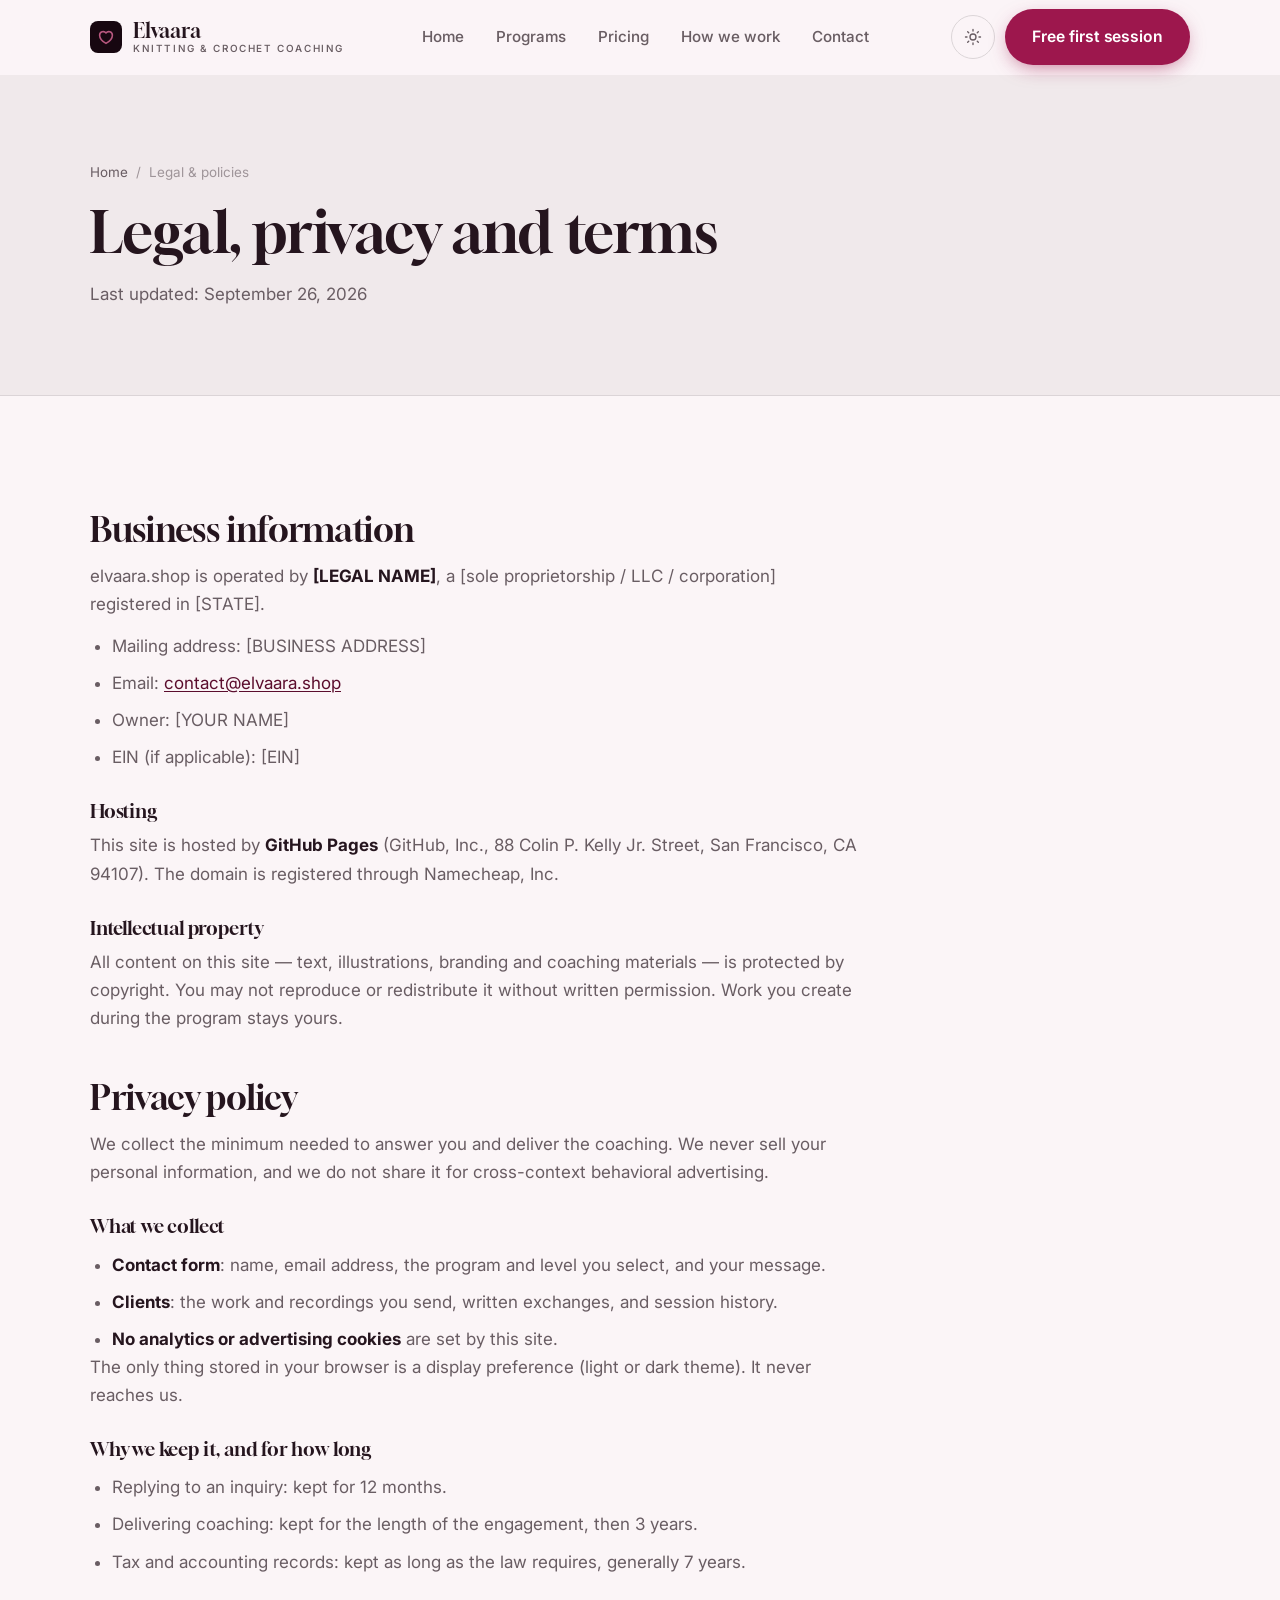
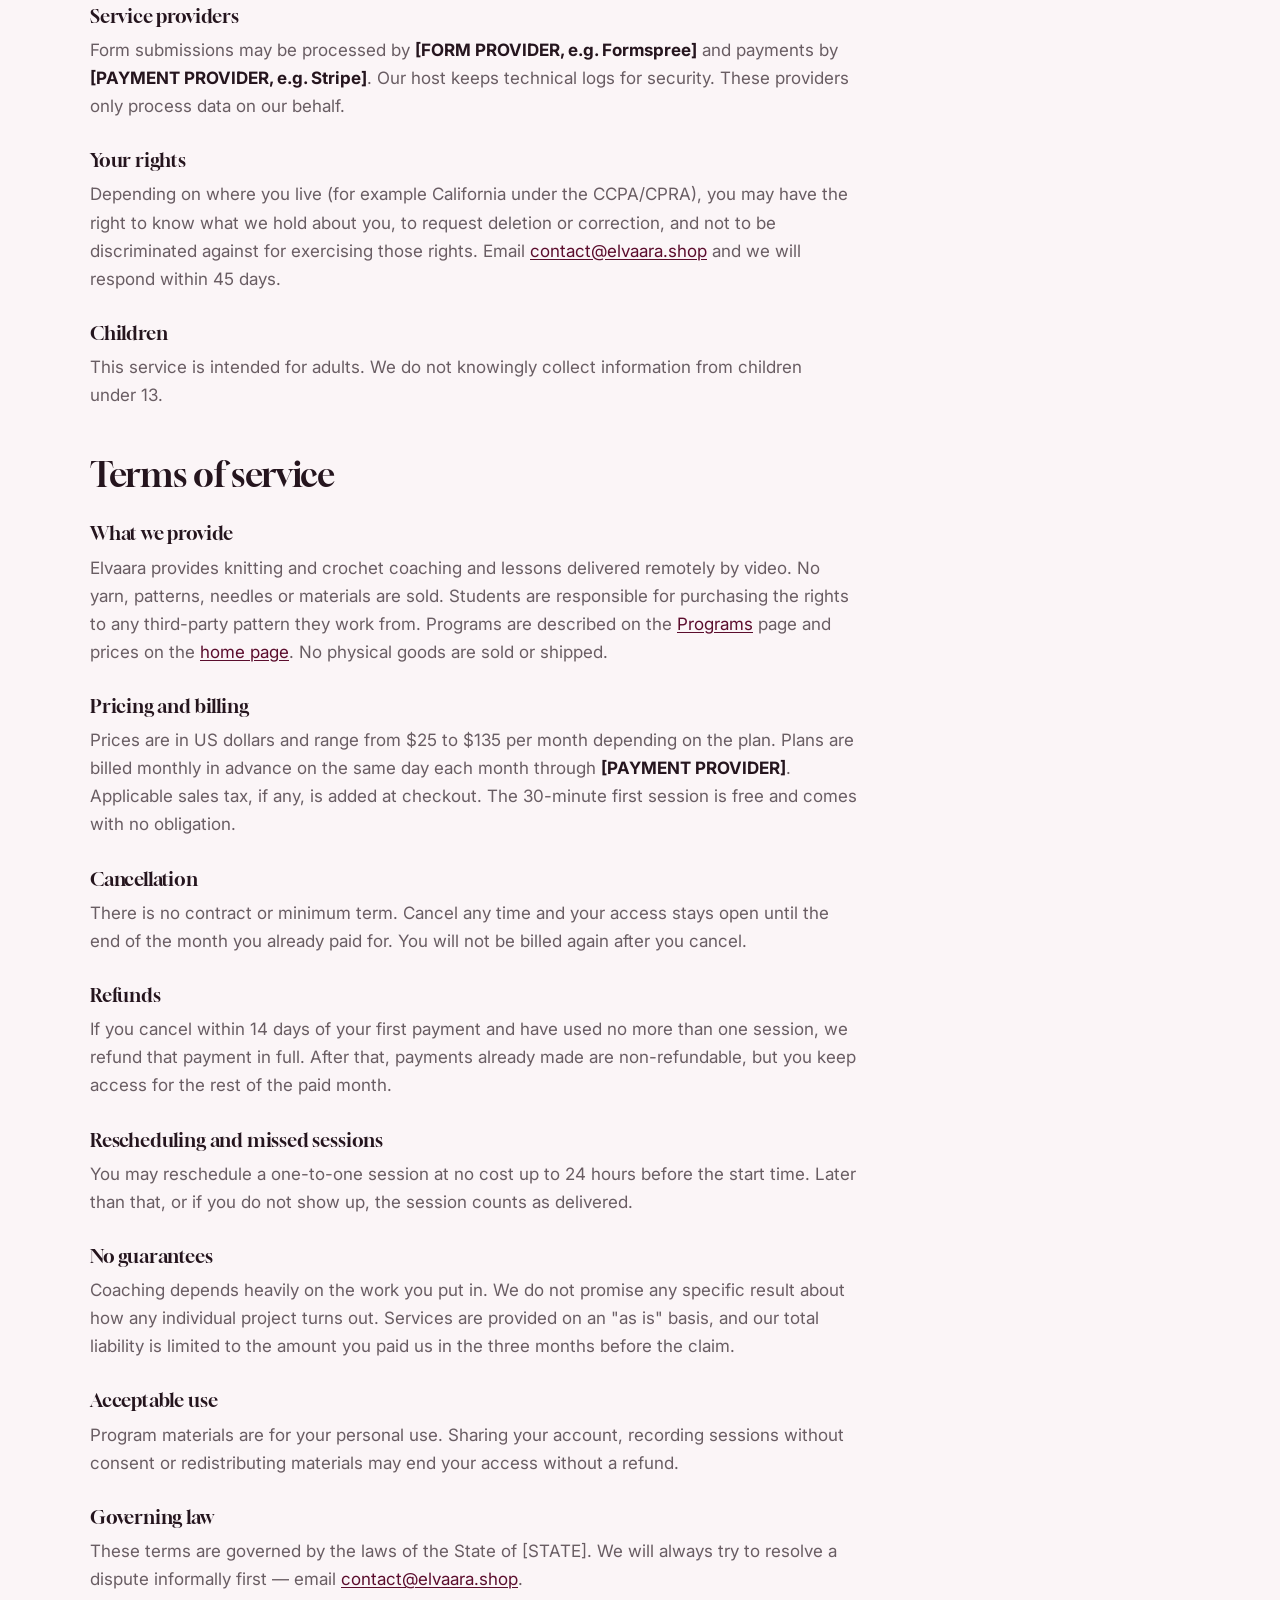
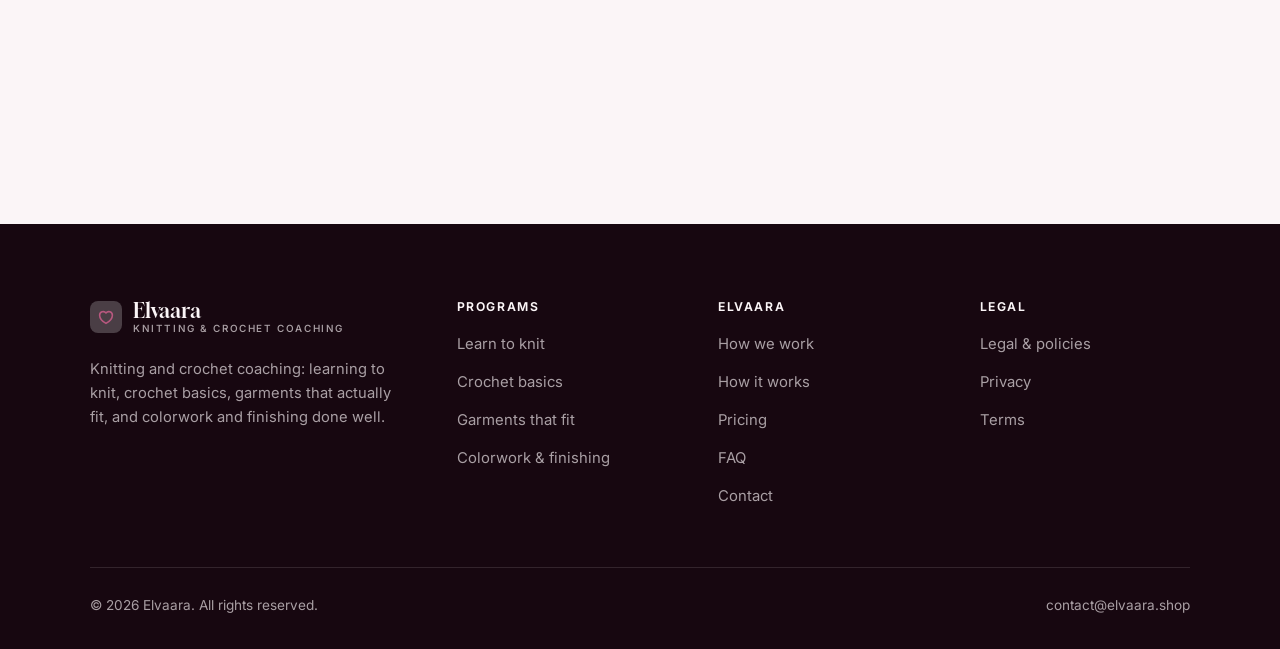
<file: legal.html>
<!DOCTYPE html>
<html lang="en" class="no-js">
<head>
<meta charset="utf-8">
<meta name="viewport" content="width=device-width, initial-scale=1">
<title>Legal, privacy and terms — Elvaara</title>
<meta name="description" content="Business information, privacy policy and terms of service for Elvaara.">
<meta name="robots" content="noindex">

<meta property="og:type" content="website">
<meta property="og:url" content="https://elvaara.shop/legal.html">
<meta property="og:site_name" content="Elvaara">
<meta property="og:locale" content="en_US">
<meta property="og:title" content="Legal, privacy and terms — Elvaara">
<meta property="og:description" content="Business information, privacy policy and terms of service for Elvaara.">
<meta name="theme-color" content="#170710">

<link rel="icon" href="assets/img/favicon.svg" type="image/svg+xml">
<link rel="preconnect" href="https://fonts.googleapis.com">
<link rel="preconnect" href="https://fonts.gstatic.com" crossorigin>
<link rel="stylesheet" href="https://fonts.googleapis.com/css2?family=Gloock&family=Inter:wght@400..700&display=swap">
<link rel="stylesheet" href="assets/css/style.css">

<!-- Thème appliqué avant le premier rendu (évite le flash) -->
<script>
document.documentElement.classList.remove('no-js');
(function(){try{var t=localStorage.getItem('site-theme');if(t){document.documentElement.setAttribute('data-theme',t);}}catch(e){}})();
</script>
</head>

<body>
<a class="skip-link" href="#main">Skip to main content</a>

<header class="site-header">
  <nav class="wrap nav" aria-label="Main navigation">
    <a class="brand" href="index.html">
      <svg class="brand__mark" viewBox="0 0 64 64" aria-hidden="true">
        <rect class="bm-bg" width="64" height="64" rx="16"/>
        <g class="bm-ic" transform="translate(14 14) scale(1.5)" fill="none" stroke-width="2.1" stroke-linecap="round" stroke-linejoin="round"><path d="M12 20.5s-8.5-4.8-8.5-11A4.8 4.8 0 0 1 12 6.6a4.8 4.8 0 0 1 8.5 2.9c0 6.2-8.5 11-8.5 11z"/></g>
      </svg>
      <span>Elvaara<span class="brand__sub">Knitting &amp; crochet coaching</span></span>
    </a>

    <ul class="nav__links" id="nav-links">
      <li><a href="index.html">Home</a></li>
      <li><a href="programs.html">Programs</a></li>
      <li><a href="index.html#pricing">Pricing</a></li>
      <li><a href="about.html">How we work</a></li>
      <li><a href="contact.html">Contact</a></li>
      <li><a class="btn btn--primary" href="contact.html">Free first session</a></li>
    </ul>

    <div class="nav__cta">
      <button class="theme-toggle" type="button" aria-label="Switch to dark theme">
        <svg class="icon-sun" viewBox="0 0 24 24" fill="none" stroke="currentColor" stroke-width="1.8" stroke-linecap="round" aria-hidden="true"><circle cx="12" cy="12" r="4"/><path d="M12 2v2m0 16v2M2 12h2m16 0h2M4.9 4.9l1.4 1.4m11.4 11.4 1.4 1.4M19.1 4.9l-1.4 1.4M6.3 17.7l-1.4 1.4"/></svg>
        <svg class="icon-moon" viewBox="0 0 24 24" fill="none" stroke="currentColor" stroke-width="1.8" stroke-linecap="round" stroke-linejoin="round" aria-hidden="true"><path d="M21 12.8A9 9 0 1 1 11.2 3a7 7 0 0 0 9.8 9.8z"/></svg>
      </button>
      <a class="btn btn--primary" href="contact.html">Free first session</a>
      <button class="nav__toggle" type="button" aria-expanded="false" aria-controls="nav-links" aria-label="Open menu">
        <svg class="icon-open" viewBox="0 0 24 24" fill="none" stroke="currentColor" stroke-width="2" stroke-linecap="round" aria-hidden="true"><path d="M3 6h18M3 12h18M3 18h18"/></svg>
        <svg class="icon-close" viewBox="0 0 24 24" fill="none" stroke="currentColor" stroke-width="2" stroke-linecap="round" aria-hidden="true"><path d="M6 6l12 12M18 6L6 18"/></svg>
      </button>
    </div>
  </nav>
</header>

<main id="main">

<section class="page-head">
  <div class="wrap">
    <nav class="breadcrumb" aria-label="Breadcrumb">
      <a href="index.html">Home</a><span>/</span><span aria-current="page">Legal &amp; policies</span>
    </nav>
    <h1>Legal, privacy and terms</h1>
    <p>Last updated: <time datetime="2026-09-26">September 26, 2026</time></p>
  </div>
</section>

<section class="section wrap">
  <div class="prose">

    <!--
      TO DO: this is a skeleton, not legal advice. Replace every [BRACKET] with
      your real details before selling, and have a lawyer review it if you can.
      Consumer protection rules differ by state.
    -->

    <h2 id="business">Business information</h2>
    <p>
      elvaara.shop is operated by <strong>[LEGAL NAME]</strong>, a [sole proprietorship / LLC / corporation]
      registered in [STATE].
    </p>
    <ul>
      <li>Mailing address: [BUSINESS ADDRESS]</li>
      <li>Email: <a href="mailto:contact@elvaara.shop">contact@elvaara.shop</a></li>
      <li>Owner: [YOUR NAME]</li>
      <li>EIN (if applicable): [EIN]</li>
    </ul>

    <h3>Hosting</h3>
    <p>
      This site is hosted by <strong>GitHub Pages</strong> (GitHub, Inc., 88 Colin P. Kelly Jr. Street,
      San Francisco, CA 94107). The domain is registered through Namecheap, Inc.
    </p>

    <h3>Intellectual property</h3>
    <p>
      All content on this site — text, illustrations, branding and coaching materials — is protected by
      copyright. You may not reproduce or redistribute it without written permission. Work you create during
      the program stays yours.
    </p>

    <h2 id="privacy">Privacy policy</h2>
    <p>
      We collect the minimum needed to answer you and deliver the coaching. We never sell your personal
      information, and we do not share it for cross-context behavioral advertising.
    </p>
    <h3>What we collect</h3>
    <ul>
      <li><strong>Contact form</strong>: name, email address, the program and level you select, and your message.</li>
      <li><strong>Clients</strong>: the work and recordings you send, written exchanges, and session history.</li>
      <li><strong>No analytics or advertising cookies</strong> are set by this site.</li>
    </ul>
    <p>
      The only thing stored in your browser is a display preference (light or dark theme). It never reaches us.
    </p>
    <h3>Why we keep it, and for how long</h3>
    <ul>
      <li>Replying to an inquiry: kept for 12 months.</li>
      <li>Delivering coaching: kept for the length of the engagement, then 3 years.</li>
      <li>Tax and accounting records: kept as long as the law requires, generally 7 years.</li>
    </ul>
    <h3>Service providers</h3>
    <p>
      Form submissions may be processed by <strong>[FORM PROVIDER, e.g. Formspree]</strong> and payments by
      <strong>[PAYMENT PROVIDER, e.g. Stripe]</strong>. Our host keeps technical logs for security. These
      providers only process data on our behalf.
    </p>
    <h3>Your rights</h3>
    <p>
      Depending on where you live (for example California under the CCPA/CPRA), you may have the right to
      know what we hold about you, to request deletion or correction, and not to be discriminated against for
      exercising those rights. Email <a href="mailto:contact@elvaara.shop">contact@elvaara.shop</a> and we will respond within 45 days.
    </p>
    <h3>Children</h3>
    <p>
      This service is intended for adults. We do not knowingly collect information from children under 13.
    </p>

    <h2 id="terms">Terms of service</h2>
    <h3>What we provide</h3>
    <p>
      Elvaara provides knitting and crochet coaching and lessons delivered remotely by video. No yarn, patterns, needles or materials are sold. Students are responsible for purchasing the rights to any third-party pattern they work from. Programs are described on the
      <a href="programs.html">Programs</a> page and prices on the <a href="index.html#pricing">home page</a>.
      No physical goods are sold or shipped.
    </p>
    <h3>Pricing and billing</h3>
    <p>
      Prices are in US dollars and range from $25 to $135 per month
      depending on the plan. Plans are billed monthly in advance on the same day each month through
      <strong>[PAYMENT PROVIDER]</strong>. Applicable sales tax, if any, is added at checkout.
      The 30-minute first session is free and comes with no obligation.
    </p>
    <h3>Cancellation</h3>
    <p>
      There is no contract or minimum term. Cancel any time and your access stays open until the end of the
      month you already paid for. You will not be billed again after you cancel.
    </p>
    <h3>Refunds</h3>
    <p>
      If you cancel within 14 days of your first payment and have used no more than one session, we refund
      that payment in full. After that, payments already made are non-refundable, but you keep access for the
      rest of the paid month.
    </p>
    <h3>Rescheduling and missed sessions</h3>
    <p>
      You may reschedule a one-to-one session at no cost up to 24 hours before the start time. Later than
      that, or if you do not show up, the session counts as delivered.
    </p>
    <h3>No guarantees</h3>
    <p>
      Coaching depends heavily on the work you put in. We do not promise any specific result
      about how any individual project turns out. Services are provided on an "as is" basis, and our total
      liability is limited to the amount you paid us in the three months before the claim.
    </p>
    <h3>Acceptable use</h3>
    <p>
      Program materials are for your personal use. Sharing your account, recording sessions without consent
      or redistributing materials may end your access without a refund.
    </p>
    <h3>Governing law</h3>
    <p>
      These terms are governed by the laws of the State of [STATE]. We will always try to resolve a dispute
      informally first — email <a href="mailto:contact@elvaara.shop">contact@elvaara.shop</a>.
    </p>

  </div>
</section>

</main>

<footer class="site-footer">
  <div class="wrap">
    <div class="footer__grid">
      <div class="footer__brand">
        <a class="brand" href="index.html">
          <svg class="brand__mark" viewBox="0 0 64 64" aria-hidden="true">
        <rect class="bm-bg" width="64" height="64" rx="16"/>
        <g class="bm-ic" transform="translate(14 14) scale(1.5)" fill="none" stroke-width="2.1" stroke-linecap="round" stroke-linejoin="round"><path d="M12 20.5s-8.5-4.8-8.5-11A4.8 4.8 0 0 1 12 6.6a4.8 4.8 0 0 1 8.5 2.9c0 6.2-8.5 11-8.5 11z"/></g>
      </svg>
          <span>Elvaara<span class="brand__sub">Knitting &amp; crochet coaching</span></span>
        </a>
        <p>Knitting and crochet coaching: learning to knit, crochet basics, garments that actually fit, and colorwork and finishing done well.</p>
      </div>

      <div class="footer__col">
        <h4>Programs</h4>
        <ul>
          <li><a href="programs.html#learn">Learn to knit</a></li>
          <li><a href="programs.html#crochet">Crochet basics</a></li>
          <li><a href="programs.html#fit">Garments that fit</a></li>
          <li><a href="programs.html#colorwork">Colorwork &amp; finishing</a></li>
        </ul>
      </div>

      <div class="footer__col">
        <h4>Elvaara</h4>
        <ul>
          <li><a href="about.html">How we work</a></li>
          <li><a href="index.html#how-it-works">How it works</a></li>
          <li><a href="index.html#pricing">Pricing</a></li>
          <li><a href="index.html#faq">FAQ</a></li>
          <li><a href="contact.html">Contact</a></li>
        </ul>
      </div>

      <div class="footer__col">
        <h4>Legal</h4>
        <ul>
          <li><a href="legal.html">Legal &amp; policies</a></li>
          <li><a href="legal.html#privacy">Privacy</a></li>
          <li><a href="legal.html#terms">Terms</a></li>
        </ul>
      </div>
    </div>

    <div class="footer__bottom">
      <p>© <span data-year>2026</span> Elvaara. All rights reserved.</p>
      <p><a href="mailto:contact@elvaara.shop">contact@elvaara.shop</a></p>
    </div>
  </div>
</footer>

<script src="assets/js/main.js" defer></script>
</body>
</html>
</file>
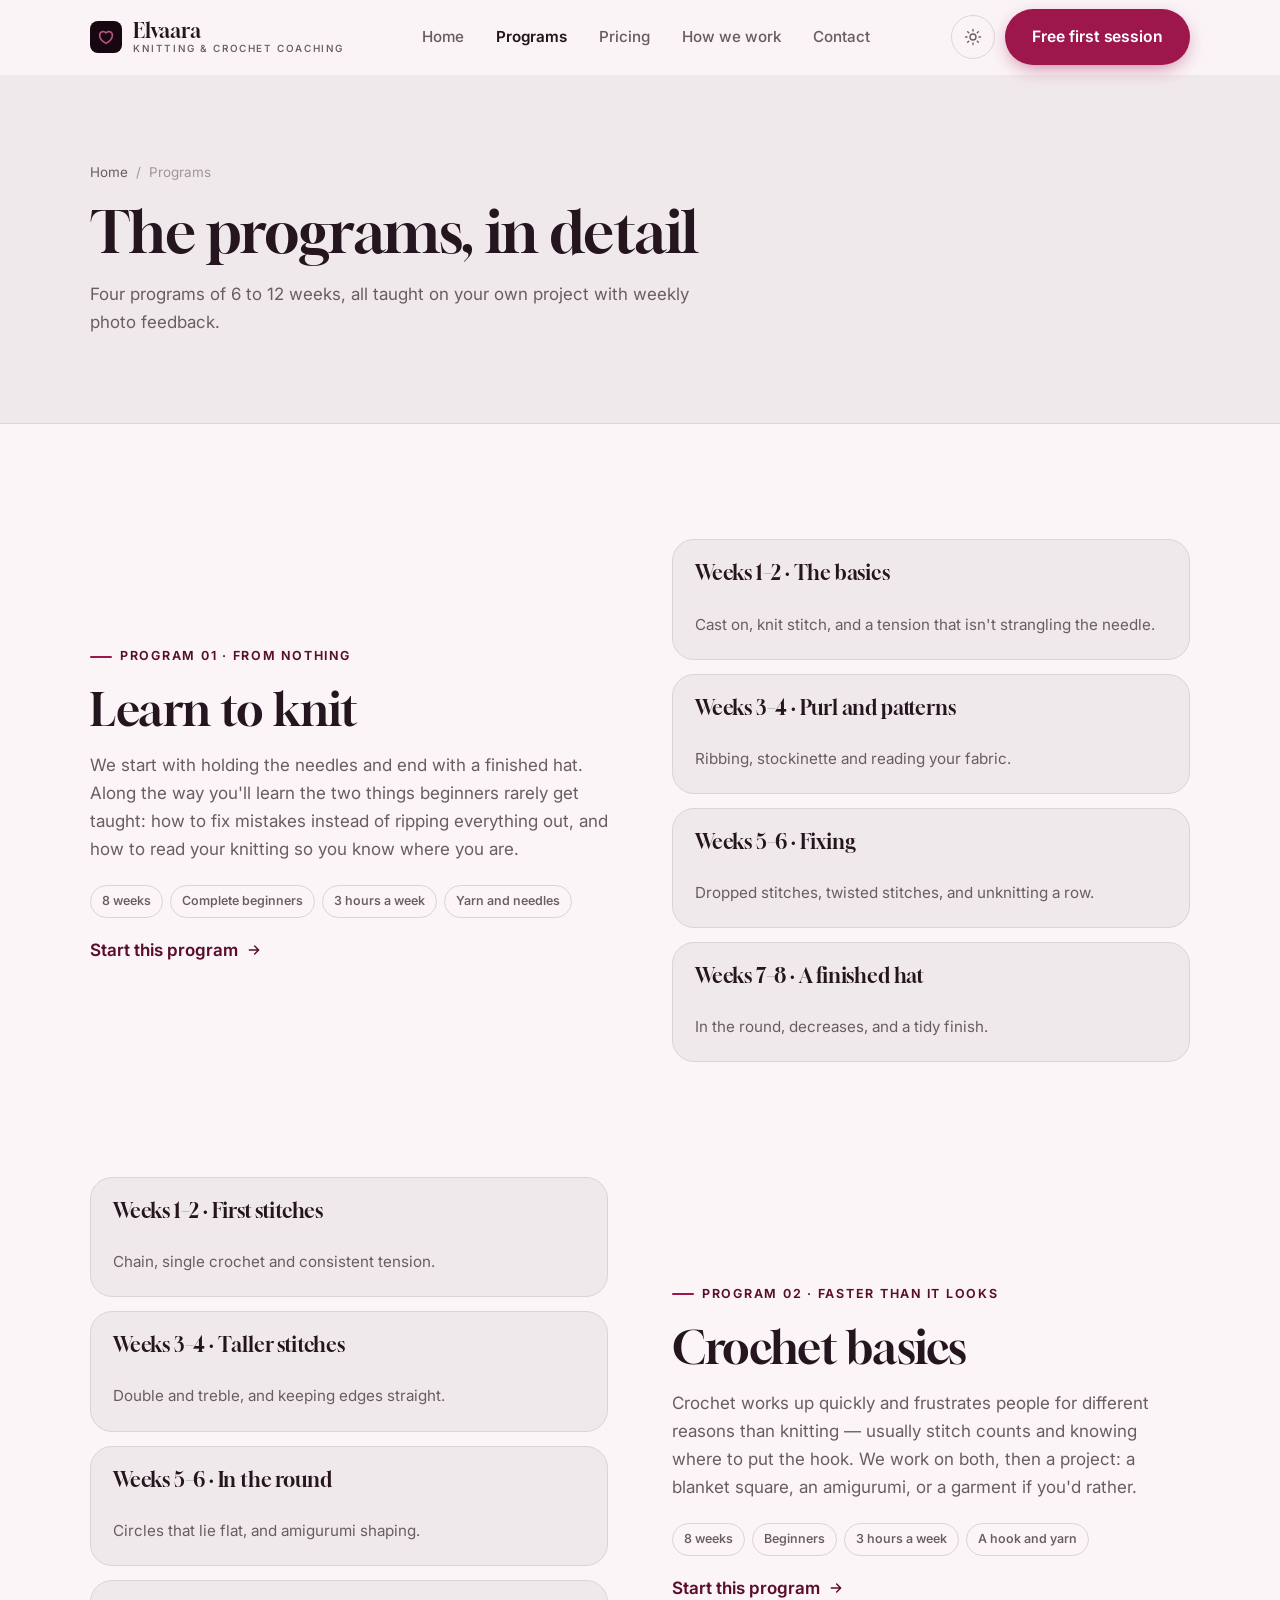
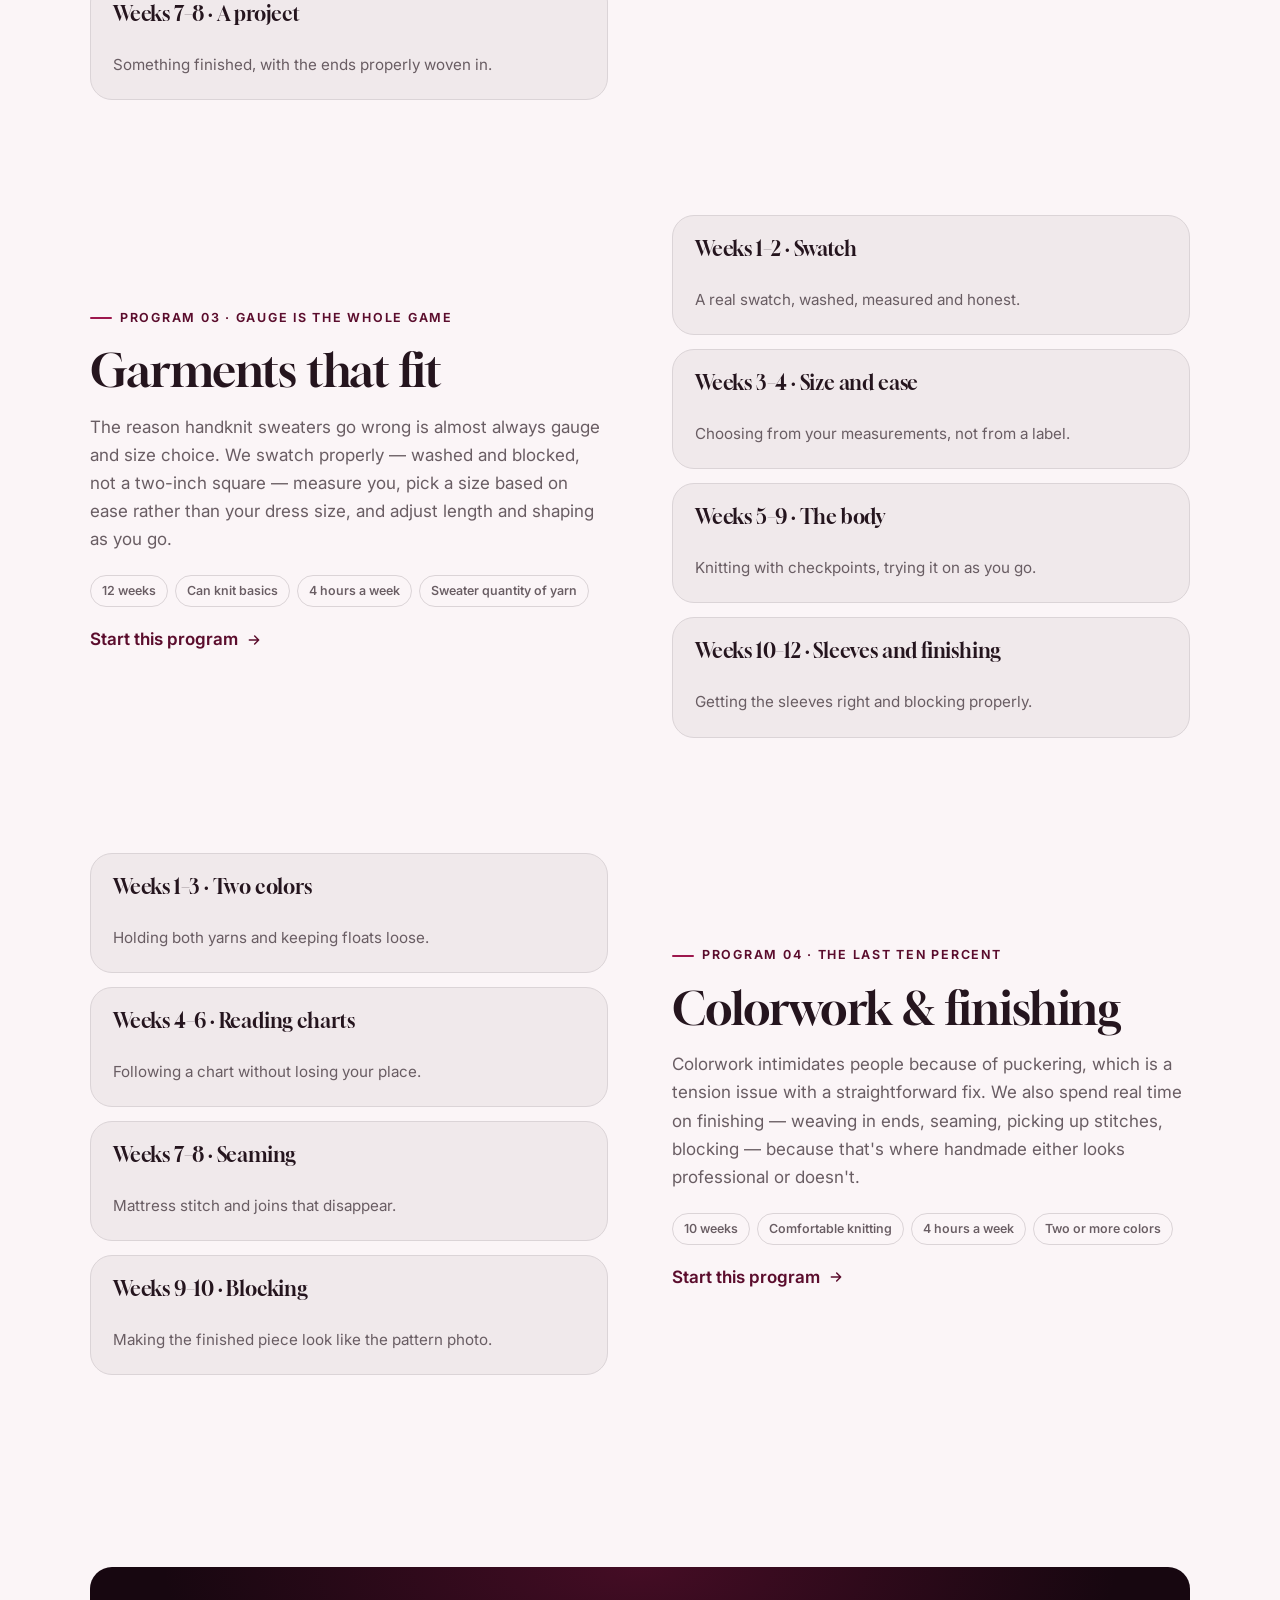
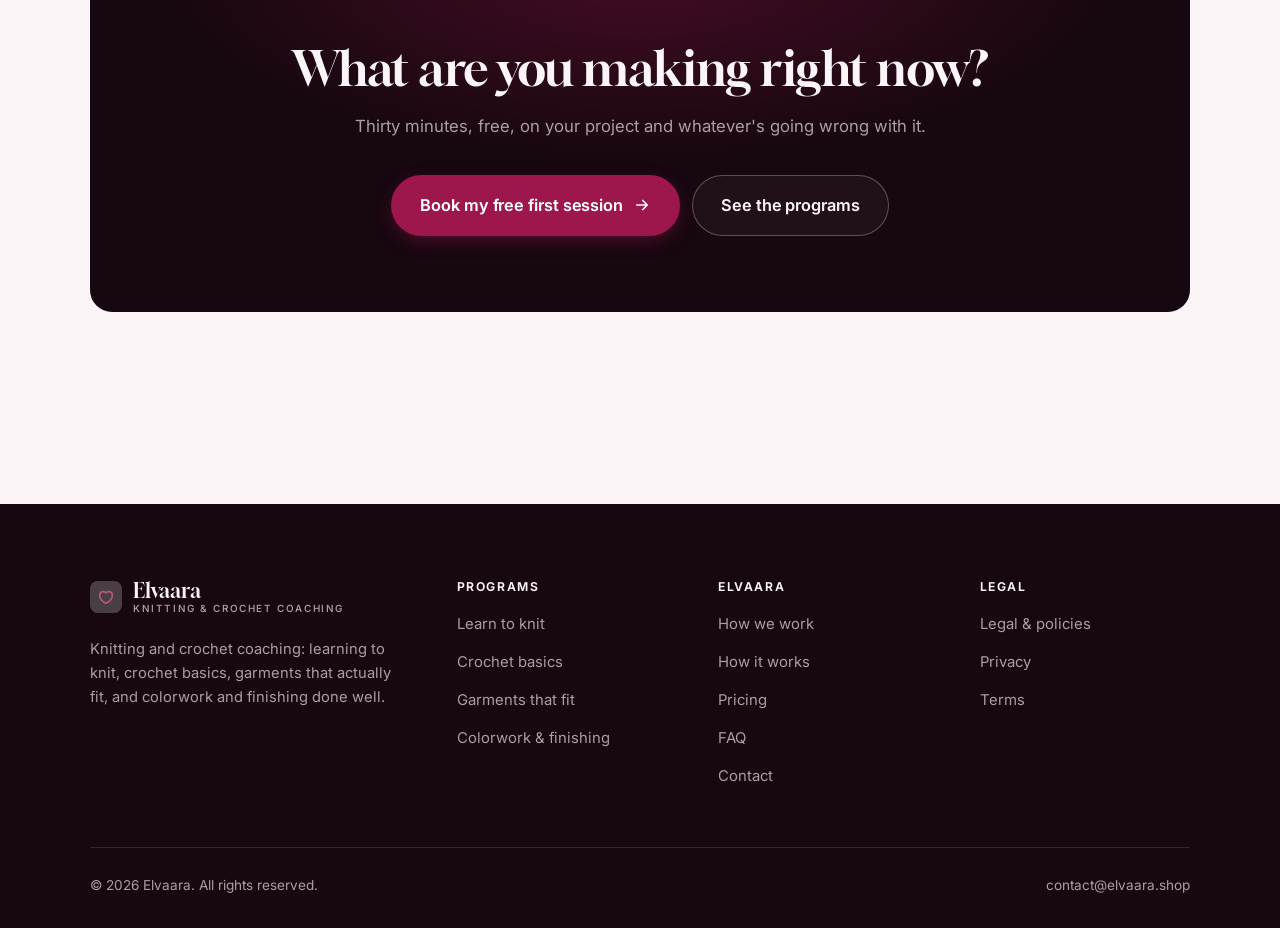
<file: programs.html>
<!DOCTYPE html>
<html lang="en" class="no-js">
<head>
<meta charset="utf-8">
<meta name="viewport" content="width=device-width, initial-scale=1">
<title>Programs — Elvaara</title>
<meta name="description" content="Knitting and crochet coaching programs: learn to knit, crochet basics, garments that fit, colorwork and finishing.">
<link rel="canonical" href="https://elvaara.shop/programs.html">

<meta property="og:type" content="website">
<meta property="og:url" content="https://elvaara.shop/programs.html">
<meta property="og:site_name" content="Elvaara">
<meta property="og:locale" content="en_US">
<meta property="og:title" content="Programs — Elvaara">
<meta property="og:description" content="Knitting and crochet coaching programs: learn to knit, crochet basics, garments that fit, colorwork and finishing.">
<meta name="theme-color" content="#170710">

<link rel="icon" href="assets/img/favicon.svg" type="image/svg+xml">
<link rel="preconnect" href="https://fonts.googleapis.com">
<link rel="preconnect" href="https://fonts.gstatic.com" crossorigin>
<link rel="stylesheet" href="https://fonts.googleapis.com/css2?family=Gloock&family=Inter:wght@400..700&display=swap">
<link rel="stylesheet" href="assets/css/style.css">

<!-- Thème appliqué avant le premier rendu (évite le flash) -->
<script>
document.documentElement.classList.remove('no-js');
(function(){try{var t=localStorage.getItem('site-theme');if(t){document.documentElement.setAttribute('data-theme',t);}}catch(e){}})();
</script>
</head>

<body>
<a class="skip-link" href="#main">Skip to main content</a>

<header class="site-header">
  <nav class="wrap nav" aria-label="Main navigation">
    <a class="brand" href="index.html">
      <svg class="brand__mark" viewBox="0 0 64 64" aria-hidden="true">
        <rect class="bm-bg" width="64" height="64" rx="16"/>
        <g class="bm-ic" transform="translate(14 14) scale(1.5)" fill="none" stroke-width="2.1" stroke-linecap="round" stroke-linejoin="round"><path d="M12 20.5s-8.5-4.8-8.5-11A4.8 4.8 0 0 1 12 6.6a4.8 4.8 0 0 1 8.5 2.9c0 6.2-8.5 11-8.5 11z"/></g>
      </svg>
      <span>Elvaara<span class="brand__sub">Knitting &amp; crochet coaching</span></span>
    </a>

    <ul class="nav__links" id="nav-links">
      <li><a href="index.html">Home</a></li>
      <li><a href="programs.html" aria-current="page">Programs</a></li>
      <li><a href="index.html#pricing">Pricing</a></li>
      <li><a href="about.html">How we work</a></li>
      <li><a href="contact.html">Contact</a></li>
      <li><a class="btn btn--primary" href="contact.html">Free first session</a></li>
    </ul>

    <div class="nav__cta">
      <button class="theme-toggle" type="button" aria-label="Switch to dark theme">
        <svg class="icon-sun" viewBox="0 0 24 24" fill="none" stroke="currentColor" stroke-width="1.8" stroke-linecap="round" aria-hidden="true"><circle cx="12" cy="12" r="4"/><path d="M12 2v2m0 16v2M2 12h2m16 0h2M4.9 4.9l1.4 1.4m11.4 11.4 1.4 1.4M19.1 4.9l-1.4 1.4M6.3 17.7l-1.4 1.4"/></svg>
        <svg class="icon-moon" viewBox="0 0 24 24" fill="none" stroke="currentColor" stroke-width="1.8" stroke-linecap="round" stroke-linejoin="round" aria-hidden="true"><path d="M21 12.8A9 9 0 1 1 11.2 3a7 7 0 0 0 9.8 9.8z"/></svg>
      </button>
      <a class="btn btn--primary" href="contact.html">Free first session</a>
      <button class="nav__toggle" type="button" aria-expanded="false" aria-controls="nav-links" aria-label="Open menu">
        <svg class="icon-open" viewBox="0 0 24 24" fill="none" stroke="currentColor" stroke-width="2" stroke-linecap="round" aria-hidden="true"><path d="M3 6h18M3 12h18M3 18h18"/></svg>
        <svg class="icon-close" viewBox="0 0 24 24" fill="none" stroke="currentColor" stroke-width="2" stroke-linecap="round" aria-hidden="true"><path d="M6 6l12 12M18 6L6 18"/></svg>
      </button>
    </div>
  </nav>
</header>

<main id="main">

<section class="page-head">
  <div class="wrap">
    <nav class="breadcrumb" aria-label="Breadcrumb">
      <a href="index.html">Home</a><span>/</span><span aria-current="page">Programs</span>
    </nav>
    <h1>The programs, in detail</h1>
    <p>Four programs of 6 to 12 weeks, all taught on your own project with weekly photo feedback.</p>
  </div>
</section>

<section class="section wrap" id="learn">
  <div class="split reveal">
    <div>
      <span class="eyebrow">Program 01 · From nothing</span>
      <h2>Learn to knit</h2>
      <p>We start with holding the needles and end with a finished hat. Along the way you'll learn the two things beginners rarely get taught: how to fix mistakes instead of ripping everything out, and how to read your knitting so you know where you are.</p>
      <ul class="tags"><li>8 weeks</li><li>Complete beginners</li><li>3 hours a week</li><li>Yarn and needles</li></ul>
      <p><a class="arrow-link" href="contact.html">Start this program <svg viewBox="0 0 24 24" fill="none" stroke="currentColor" stroke-width="2.2" stroke-linecap="round" stroke-linejoin="round" aria-hidden="true"><path d="M5 12h14M13 6l6 6-6 6"/></svg></a></p>
    </div>
    <div class="grid grid--2 grid--tight">
      <article class="card card--sm">
        <h3>Weeks 1–2 · The basics</h3>
        <p>Cast on, knit stitch, and a tension that isn't strangling the needle.</p>
      </article>
      <article class="card card--sm">
        <h3>Weeks 3–4 · Purl and patterns</h3>
        <p>Ribbing, stockinette and reading your fabric.</p>
      </article>
      <article class="card card--sm">
        <h3>Weeks 5–6 · Fixing</h3>
        <p>Dropped stitches, twisted stitches, and unknitting a row.</p>
      </article>
      <article class="card card--sm">
        <h3>Weeks 7–8 · A finished hat</h3>
        <p>In the round, decreases, and a tidy finish.</p>
      </article>
    </div>
  </div>
</section>

<section class="section section--flush wrap" id="crochet">
  <div class="split reveal">
    <div class="grid grid--2 grid--tight">
      <article class="card card--sm">
        <h3>Weeks 1–2 · First stitches</h3>
        <p>Chain, single crochet and consistent tension.</p>
      </article>
      <article class="card card--sm">
        <h3>Weeks 3–4 · Taller stitches</h3>
        <p>Double and treble, and keeping edges straight.</p>
      </article>
      <article class="card card--sm">
        <h3>Weeks 5–6 · In the round</h3>
        <p>Circles that lie flat, and amigurumi shaping.</p>
      </article>
      <article class="card card--sm">
        <h3>Weeks 7–8 · A project</h3>
        <p>Something finished, with the ends properly woven in.</p>
      </article>
    </div>
    <div>
      <span class="eyebrow">Program 02 · Faster than it looks</span>
      <h2>Crochet basics</h2>
      <p>Crochet works up quickly and frustrates people for different reasons than knitting — usually stitch counts and knowing where to put the hook. We work on both, then a project: a blanket square, an amigurumi, or a garment if you'd rather.</p>
      <ul class="tags"><li>8 weeks</li><li>Beginners</li><li>3 hours a week</li><li>A hook and yarn</li></ul>
      <p><a class="arrow-link" href="contact.html">Start this program <svg viewBox="0 0 24 24" fill="none" stroke="currentColor" stroke-width="2.2" stroke-linecap="round" stroke-linejoin="round" aria-hidden="true"><path d="M5 12h14M13 6l6 6-6 6"/></svg></a></p>
    </div>
  </div>
</section>

<section class="section section--flush wrap" id="fit">
  <div class="split reveal">
    <div>
      <span class="eyebrow">Program 03 · Gauge is the whole game</span>
      <h2>Garments that fit</h2>
      <p>The reason handknit sweaters go wrong is almost always gauge and size choice. We swatch properly — washed and blocked, not a two-inch square — measure you, pick a size based on ease rather than your dress size, and adjust length and shaping as you go.</p>
      <ul class="tags"><li>12 weeks</li><li>Can knit basics</li><li>4 hours a week</li><li>Sweater quantity of yarn</li></ul>
      <p><a class="arrow-link" href="contact.html">Start this program <svg viewBox="0 0 24 24" fill="none" stroke="currentColor" stroke-width="2.2" stroke-linecap="round" stroke-linejoin="round" aria-hidden="true"><path d="M5 12h14M13 6l6 6-6 6"/></svg></a></p>
    </div>
    <div class="grid grid--2 grid--tight">
      <article class="card card--sm">
        <h3>Weeks 1–2 · Swatch</h3>
        <p>A real swatch, washed, measured and honest.</p>
      </article>
      <article class="card card--sm">
        <h3>Weeks 3–4 · Size and ease</h3>
        <p>Choosing from your measurements, not from a label.</p>
      </article>
      <article class="card card--sm">
        <h3>Weeks 5–9 · The body</h3>
        <p>Knitting with checkpoints, trying it on as you go.</p>
      </article>
      <article class="card card--sm">
        <h3>Weeks 10–12 · Sleeves and finishing</h3>
        <p>Getting the sleeves right and blocking properly.</p>
      </article>
    </div>
  </div>
</section>

<section class="section section--flush wrap" id="colorwork">
  <div class="split reveal">
    <div class="grid grid--2 grid--tight">
      <article class="card card--sm">
        <h3>Weeks 1–3 · Two colors</h3>
        <p>Holding both yarns and keeping floats loose.</p>
      </article>
      <article class="card card--sm">
        <h3>Weeks 4–6 · Reading charts</h3>
        <p>Following a chart without losing your place.</p>
      </article>
      <article class="card card--sm">
        <h3>Weeks 7–8 · Seaming</h3>
        <p>Mattress stitch and joins that disappear.</p>
      </article>
      <article class="card card--sm">
        <h3>Weeks 9–10 · Blocking</h3>
        <p>Making the finished piece look like the pattern photo.</p>
      </article>
    </div>
    <div>
      <span class="eyebrow">Program 04 · The last ten percent</span>
      <h2>Colorwork &amp; finishing</h2>
      <p>Colorwork intimidates people because of puckering, which is a tension issue with a straightforward fix. We also spend real time on finishing — weaving in ends, seaming, picking up stitches, blocking — because that's where handmade either looks professional or doesn't.</p>
      <ul class="tags"><li>10 weeks</li><li>Comfortable knitting</li><li>4 hours a week</li><li>Two or more colors</li></ul>
      <p><a class="arrow-link" href="contact.html">Start this program <svg viewBox="0 0 24 24" fill="none" stroke="currentColor" stroke-width="2.2" stroke-linecap="round" stroke-linejoin="round" aria-hidden="true"><path d="M5 12h14M13 6l6 6-6 6"/></svg></a></p>
    </div>
  </div>
</section>

<section class="wrap section--tight">
  <div class="cta-band reveal">
    <h2>What are you making right now?</h2>
    <p>Thirty minutes, free, on your project and whatever's going wrong with it.</p>
    <div class="hero__actions">
      <a class="btn btn--primary btn--lg" href="contact.html">Book my free first session <svg viewBox="0 0 24 24" fill="none" stroke="currentColor" stroke-width="2.2" stroke-linecap="round" stroke-linejoin="round" aria-hidden="true"><path d="M5 12h14M13 6l6 6-6 6"/></svg></a>
      <a class="btn btn--on-dark btn--lg" href="programs.html">See the programs</a>
    </div>
  </div>
</section>

</main>

<footer class="site-footer">
  <div class="wrap">
    <div class="footer__grid">
      <div class="footer__brand">
        <a class="brand" href="index.html">
          <svg class="brand__mark" viewBox="0 0 64 64" aria-hidden="true">
        <rect class="bm-bg" width="64" height="64" rx="16"/>
        <g class="bm-ic" transform="translate(14 14) scale(1.5)" fill="none" stroke-width="2.1" stroke-linecap="round" stroke-linejoin="round"><path d="M12 20.5s-8.5-4.8-8.5-11A4.8 4.8 0 0 1 12 6.6a4.8 4.8 0 0 1 8.5 2.9c0 6.2-8.5 11-8.5 11z"/></g>
      </svg>
          <span>Elvaara<span class="brand__sub">Knitting &amp; crochet coaching</span></span>
        </a>
        <p>Knitting and crochet coaching: learning to knit, crochet basics, garments that actually fit, and colorwork and finishing done well.</p>
      </div>

      <div class="footer__col">
        <h4>Programs</h4>
        <ul>
          <li><a href="programs.html#learn">Learn to knit</a></li>
          <li><a href="programs.html#crochet">Crochet basics</a></li>
          <li><a href="programs.html#fit">Garments that fit</a></li>
          <li><a href="programs.html#colorwork">Colorwork &amp; finishing</a></li>
        </ul>
      </div>

      <div class="footer__col">
        <h4>Elvaara</h4>
        <ul>
          <li><a href="about.html">How we work</a></li>
          <li><a href="index.html#how-it-works">How it works</a></li>
          <li><a href="index.html#pricing">Pricing</a></li>
          <li><a href="index.html#faq">FAQ</a></li>
          <li><a href="contact.html">Contact</a></li>
        </ul>
      </div>

      <div class="footer__col">
        <h4>Legal</h4>
        <ul>
          <li><a href="legal.html">Legal &amp; policies</a></li>
          <li><a href="legal.html#privacy">Privacy</a></li>
          <li><a href="legal.html#terms">Terms</a></li>
        </ul>
      </div>
    </div>

    <div class="footer__bottom">
      <p>© <span data-year>2026</span> Elvaara. All rights reserved.</p>
      <p><a href="mailto:contact@elvaara.shop">contact@elvaara.shop</a></p>
    </div>
  </div>
</footer>

<script src="assets/js/main.js" defer></script>
</body>
</html>
</file>
<file: assets/css/style.css>
/* Elvaara — couleurs et polices de la marque.
   Modifier ces valeurs suffit à changer l'identité visuelle de tout le site. */
:root {
  --c-accent:    #9d174d;
  --c-on-accent: #ffffff;
  --c-ink:       #170710;
  --c-paper:     #fbf5f7;

  --accent-ink-light: color-mix(in srgb, var(--c-accent) 58%, black);
  --accent-on-dark:   color-mix(in srgb, var(--c-accent) 72%, white);

  --font-display: "Gloock", Georgia, "Times New Roman", serif;
  --font-body: "Inter", system-ui, -apple-system, "Segoe UI", sans-serif;
  --display-weight: 400;
  --display-tracking: -.01em;
}

/* ==========================================================================
   Feuille de style commune aux sites de coaching
   Les couleurs de marque (--c-accent, --c-on-accent, --c-ink, --c-paper) et
   les polices sont définies juste au-dessus, par site. Tout le reste en dérive.
   ========================================================================== */

/* --------------------------------------------------------------------------
   1. Tokens dérivés
   -------------------------------------------------------------------------- */

:root {
  /* Thème clair */
  --paper:      var(--c-paper);
  --paper-2:    color-mix(in srgb, var(--c-paper) 95%, var(--c-ink));
  --paper-3:    color-mix(in srgb, var(--c-paper) 89%, var(--c-ink));
  --line:       color-mix(in srgb, var(--c-paper) 86%, var(--c-ink));
  --text:       color-mix(in srgb, var(--c-ink) 94%, var(--c-paper));
  --muted:      color-mix(in srgb, var(--c-ink) 64%, var(--c-paper));
  --accent:     var(--c-accent);
  --accent-600: color-mix(in srgb, var(--c-accent) 86%, black);
  --accent-ink: var(--accent-ink-light);
  --on-accent:  var(--c-on-accent);
  --ink:        var(--c-ink);
  --ink-soft:   color-mix(in srgb, var(--c-ink) 90%, white);
  --on-ink:     var(--c-paper);
  --on-ink-mut: color-mix(in srgb, var(--c-paper) 64%, var(--c-ink));
  --brand-bg:   var(--c-ink);

  /* Rayons */
  --r-sm: 8px;
  --r-md: 14px;
  --r-lg: 22px;
  --r-full: 999px;

  /* Ombres */
  --sh-1: 0 1px 2px rgba(0, 0, 0, .05), 0 2px 8px rgba(0, 0, 0, .04);
  --sh-2: 0 2px 4px rgba(0, 0, 0, .05), 0 12px 32px rgba(0, 0, 0, .09);
  --sh-3: 0 4px 8px rgba(0, 0, 0, .06), 0 24px 56px rgba(0, 0, 0, .14);

  /* Rythme */
  --gutter: clamp(16px, 4vw, 40px);
  --maxw: 1180px;
  --section-y: clamp(64px, 9vw, 124px);

  --ease: cubic-bezier(.22, .61, .36, 1);
}

/* Thème sombre — suit le système, sauf si l'utilisateur a choisi « clair » */
@media (prefers-color-scheme: dark) {
  :root:not([data-theme="light"]) {
    --paper:      var(--c-ink);
    --paper-2:    color-mix(in srgb, var(--c-ink) 92%, white);
    --paper-3:    color-mix(in srgb, var(--c-ink) 86%, white);
    --line:       color-mix(in srgb, var(--c-ink) 80%, white);
    --text:       color-mix(in srgb, var(--c-paper) 94%, var(--c-ink));
    --muted:      color-mix(in srgb, var(--c-paper) 66%, var(--c-ink));
    --accent-ink: var(--accent-on-dark);
    --ink:        color-mix(in srgb, var(--c-ink) 72%, black);
    --brand-bg:   color-mix(in srgb, var(--c-ink) 80%, white);
    --sh-1: 0 1px 2px rgba(0, 0, 0, .4), 0 2px 8px rgba(0, 0, 0, .3);
    --sh-2: 0 2px 4px rgba(0, 0, 0, .4), 0 12px 32px rgba(0, 0, 0, .45);
    --sh-3: 0 4px 8px rgba(0, 0, 0, .45), 0 24px 56px rgba(0, 0, 0, .55);
  }
}

/* Thème sombre — choix explicite */
:root[data-theme="dark"] {
  --paper:      var(--c-ink);
  --paper-2:    color-mix(in srgb, var(--c-ink) 92%, white);
  --paper-3:    color-mix(in srgb, var(--c-ink) 86%, white);
  --line:       color-mix(in srgb, var(--c-ink) 80%, white);
  --text:       color-mix(in srgb, var(--c-paper) 94%, var(--c-ink));
  --muted:      color-mix(in srgb, var(--c-paper) 66%, var(--c-ink));
  --accent-ink: var(--accent-on-dark);
  --ink:        color-mix(in srgb, var(--c-ink) 72%, black);
  --brand-bg:   color-mix(in srgb, var(--c-ink) 80%, white);
  --sh-1: 0 1px 2px rgba(0, 0, 0, .4), 0 2px 8px rgba(0, 0, 0, .3);
  --sh-2: 0 2px 4px rgba(0, 0, 0, .4), 0 12px 32px rgba(0, 0, 0, .45);
  --sh-3: 0 4px 8px rgba(0, 0, 0, .45), 0 24px 56px rgba(0, 0, 0, .55);
}

/* --------------------------------------------------------------------------
   2. Reset / base
   -------------------------------------------------------------------------- */

*, *::before, *::after { box-sizing: border-box; }

* { margin: 0; }

html {
  -webkit-text-size-adjust: 100%;
  scroll-behavior: smooth;
  scroll-padding-top: 88px;
}

body {
  background: var(--paper);
  color: var(--text);
  font-family: var(--font-body);
  font-size: 17px;
  line-height: 1.65;
  -webkit-font-smoothing: antialiased;
  text-rendering: optimizeLegibility;
  overflow-x: hidden;
}

img, svg, video { display: block; max-width: 100%; height: auto; }

a { color: inherit; text-decoration: none; }

button, input, textarea, select { font: inherit; color: inherit; }

h1, h2, h3, h4 {
  font-family: var(--font-display);
  font-weight: var(--display-weight);
  line-height: 1.08;
  letter-spacing: var(--display-tracking);
  text-wrap: balance;
}

p { text-wrap: pretty; }

:focus-visible {
  outline: 3px solid var(--accent);
  outline-offset: 3px;
  border-radius: 4px;
}

::selection { background: var(--accent); color: var(--on-accent); }

/* --------------------------------------------------------------------------
   3. Utilitaires de mise en page
   -------------------------------------------------------------------------- */

.wrap {
  width: 100%;
  max-width: var(--maxw);
  margin-inline: auto;
  padding-inline: var(--gutter);
}

.section { padding-block: var(--section-y); }
.section--flush { padding-top: 0; }
.section--tight { padding-block: clamp(48px, 6vw, 80px); }

.skip-link {
  position: absolute;
  left: 12px;
  top: -100px;
  z-index: 200;
  background: var(--accent);
  color: var(--on-accent);
  padding: 12px 20px;
  border-radius: var(--r-sm);
  font-weight: 600;
  transition: top .2s var(--ease);
}
.skip-link:focus { top: 12px; }

.eyebrow {
  display: inline-flex;
  align-items: center;
  gap: 8px;
  font-size: .78rem;
  font-weight: 650;
  letter-spacing: .14em;
  text-transform: uppercase;
  color: var(--accent-ink);
  margin-bottom: 18px;
}
.eyebrow::before {
  content: "";
  width: 22px;
  height: 2px;
  background: var(--accent);
  border-radius: 2px;
}

.section-head { max-width: 62ch; margin-bottom: clamp(36px, 5vw, 60px); }
.section-head h2 { font-size: clamp(2rem, 4.4vw, 3.1rem); }
.section-head p {
  margin-top: 18px;
  color: var(--muted);
  font-size: clamp(1rem, 1.6vw, 1.12rem);
  max-width: 58ch;
}

.section-head--center { margin-inline: auto; text-align: center; }
.section-head--center .eyebrow { justify-content: center; }
.section-head--center p { margin-inline: auto; }

/* --------------------------------------------------------------------------
   4. Boutons
   -------------------------------------------------------------------------- */

.btn {
  display: inline-flex;
  align-items: center;
  justify-content: center;
  gap: 10px;
  padding: 14px 26px;
  border: 1px solid transparent;
  border-radius: var(--r-full);
  font-weight: 620;
  font-size: .98rem;
  letter-spacing: -.005em;
  cursor: pointer;
  white-space: nowrap;
  transition: transform .18s var(--ease), background-color .18s var(--ease),
              border-color .18s var(--ease), box-shadow .18s var(--ease), color .18s var(--ease);
}
.btn:hover { transform: translateY(-2px); }
.btn:active { transform: translateY(0); }

.btn--primary {
  background: var(--accent);
  color: var(--on-accent);
  box-shadow: 0 6px 20px -6px color-mix(in srgb, var(--c-accent) 65%, transparent);
}
.btn--primary:hover {
  background: var(--accent-600);
  box-shadow: 0 12px 28px -8px color-mix(in srgb, var(--c-accent) 70%, transparent);
}

.btn--ghost {
  border-color: var(--line);
  background: transparent;
  color: var(--text);
}
.btn--ghost:hover { border-color: var(--accent); color: var(--accent-ink); }

.btn--on-dark {
  border-color: color-mix(in srgb, var(--c-paper) 28%, transparent);
  color: var(--on-ink);
  background: color-mix(in srgb, var(--c-paper) 4%, transparent);
}
.btn--on-dark:hover {
  border-color: color-mix(in srgb, var(--c-paper) 60%, transparent);
  background: color-mix(in srgb, var(--c-paper) 10%, transparent);
}

.btn--lg { padding: 16px 28px; font-size: 1.02rem; }
.btn--block { width: 100%; }

.btn svg { width: 18px; height: 18px; flex: none; }

@media (max-width: 420px) {
  .btn--lg { padding: 15px 22px; font-size: 1rem; white-space: normal; text-align: center; }
}

/* Lien fléché */
.arrow-link {
  display: inline-flex;
  align-items: center;
  gap: 8px;
  font-weight: 620;
  color: var(--accent-ink);
}
.arrow-link svg { width: 16px; height: 16px; transition: transform .18s var(--ease); }
.arrow-link:hover svg { transform: translateX(4px); }

/* --------------------------------------------------------------------------
   5. En-tête / navigation
   -------------------------------------------------------------------------- */

.site-header {
  position: sticky;
  top: 0;
  z-index: 100;
  background: color-mix(in srgb, var(--paper) 82%, transparent);
  backdrop-filter: saturate(180%) blur(14px);
  -webkit-backdrop-filter: saturate(180%) blur(14px);
  border-bottom: 1px solid transparent;
  transition: border-color .25s var(--ease), background-color .25s var(--ease);
}
.site-header.is-stuck {
  border-bottom-color: var(--line);
  background: color-mix(in srgb, var(--paper) 94%, transparent);
}

.nav {
  display: flex;
  align-items: center;
  justify-content: space-between;
  gap: 24px;
  height: 74px;
}

.brand {
  display: inline-flex;
  align-items: center;
  gap: 11px;
  font-family: var(--font-display);
  font-weight: var(--display-weight);
  font-size: 1.24rem;
  letter-spacing: var(--display-tracking);
  flex: none;
  line-height: 1.1;
}
.brand__mark { width: 32px; height: 32px; flex: none; }
.brand__mark .bm-bg { fill: var(--brand-bg); }
.brand__mark .bm-ic { stroke: var(--accent-on-dark); color: var(--accent-on-dark); }
.brand__sub {
  display: block;
  font-family: var(--font-body);
  font-size: .62rem;
  font-weight: 550;
  letter-spacing: .16em;
  text-transform: uppercase;
  color: var(--muted);
  margin-top: 1px;
}

.nav__links {
  display: flex;
  align-items: center;
  gap: 4px;
  list-style: none;
  padding: 0;
}
.nav__links a {
  display: block;
  padding: 9px 14px;
  border-radius: var(--r-full);
  font-size: .95rem;
  font-weight: 520;
  color: var(--muted);
  transition: color .16s var(--ease), background-color .16s var(--ease);
}
.nav__links a:hover { color: var(--text); background: var(--paper-2); }
.nav__links a[aria-current="page"] { color: var(--text); font-weight: 620; }
.nav__links .btn { display: none; }

.nav__cta { display: flex; align-items: center; gap: 10px; flex: none; }

.nav__toggle {
  display: none;
  width: 44px;
  height: 44px;
  align-items: center;
  justify-content: center;
  background: transparent;
  border: 1px solid var(--line);
  border-radius: var(--r-full);
  cursor: pointer;
}
.nav__toggle svg { width: 20px; height: 20px; }
.nav__toggle .icon-close { display: none; }
.nav__toggle[aria-expanded="true"] .icon-open { display: none; }
.nav__toggle[aria-expanded="true"] .icon-close { display: block; }

@media (max-width: 900px) {
  .nav__links, .nav__cta .btn { display: none; }
  .nav__toggle { display: inline-flex; }

  .nav__links {
    position: fixed;
    inset: 74px 0 auto;
    flex-direction: column;
    align-items: stretch;
    gap: 2px;
    padding: 20px var(--gutter) 32px;
    background: var(--paper);
    border-bottom: 1px solid var(--line);
    box-shadow: var(--sh-2);
  }
  .nav__links.is-open { display: flex; }
  .nav__links a { padding: 14px 4px; font-size: 1.1rem; border-radius: var(--r-sm); }
  .nav__links a.btn { display: inline-flex; margin-top: 14px; padding: 14px 26px; color: var(--on-accent); }
}

@media (max-width: 380px) {
  .brand__sub { display: none; }
}

/* Bouton de thème */
.theme-toggle {
  width: 44px;
  height: 44px;
  display: inline-flex;
  align-items: center;
  justify-content: center;
  background: transparent;
  border: 1px solid var(--line);
  border-radius: var(--r-full);
  cursor: pointer;
  color: var(--muted);
  transition: color .16s var(--ease), border-color .16s var(--ease);
}
.theme-toggle:hover { color: var(--text); border-color: var(--accent); }
.theme-toggle svg { width: 18px; height: 18px; }
.theme-toggle .icon-moon { display: none; }
:root[data-theme="dark"] .theme-toggle .icon-sun { display: none; }
:root[data-theme="dark"] .theme-toggle .icon-moon { display: block; }
@media (prefers-color-scheme: dark) {
  :root:not([data-theme="light"]) .theme-toggle .icon-sun { display: none; }
  :root:not([data-theme="light"]) .theme-toggle .icon-moon { display: block; }
}

/* --------------------------------------------------------------------------
   6. Hero
   -------------------------------------------------------------------------- */

.hero {
  position: relative;
  background: var(--ink);
  color: var(--on-ink);
  overflow: hidden;
  isolation: isolate;
}

/* Halo de couleur + grain léger */
.hero::before {
  content: "";
  position: absolute;
  inset: -30% -10% auto;
  height: 130%;
  background:
    radial-gradient(60% 55% at 78% 18%, color-mix(in srgb, var(--c-accent) 34%, transparent), transparent 62%),
    radial-gradient(48% 44% at 12% 88%, color-mix(in srgb, var(--c-accent) 16%, transparent), transparent 66%);
  z-index: -2;
  pointer-events: none;
}
.hero::after {
  content: "";
  position: absolute;
  inset: 0;
  background-image: url("data:image/svg+xml,%3Csvg xmlns='http://www.w3.org/2000/svg' width='160' height='160'%3E%3Cfilter id='n'%3E%3CfeTurbulence type='fractalNoise' baseFrequency='.85' numOctaves='3'/%3E%3C/filter%3E%3Crect width='160' height='160' filter='url(%23n)' opacity='.28'/%3E%3C/svg%3E");
  opacity: .45;
  mix-blend-mode: overlay;
  z-index: -1;
  pointer-events: none;
}

.hero__inner {
  display: grid;
  grid-template-columns: minmax(0, 1.05fr) minmax(0, .95fr);
  align-items: center;
  gap: clamp(32px, 5vw, 72px);
  padding-block: clamp(56px, 8vw, 110px);
}

.hero h1 {
  font-size: clamp(2.5rem, 6vw, 4.6rem);
  letter-spacing: calc(var(--display-tracking) * 1.4);
}
.hero h1 em {
  font-style: normal;
  color: var(--accent-on-dark);
  text-decoration: underline;
  text-decoration-color: color-mix(in srgb, var(--c-accent) 45%, transparent);
  text-decoration-thickness: .1em;
  text-underline-offset: .14em;
  text-decoration-skip-ink: none;
}

.hero__lede {
  margin-top: 22px;
  font-size: clamp(1.04rem, 1.9vw, 1.2rem);
  color: var(--on-ink-mut);
  max-width: 50ch;
}

.hero__actions {
  display: flex;
  flex-wrap: wrap;
  gap: 12px;
  margin-top: 34px;
}

.hero__eyebrow { color: var(--accent-on-dark); }
.hero__eyebrow::before { background: var(--accent-on-dark); }

/* Faits sur l'offre */
.hero__proof {
  display: grid;
  grid-template-columns: repeat(4, minmax(0, 1fr));
  gap: clamp(18px, 3vw, 32px);
  margin-top: 44px;
  padding: 26px 0 0;
  border-top: 1px solid color-mix(in srgb, var(--c-paper) 14%, transparent);
  list-style: none;
}
.stat__num {
  display: block;
  font-family: var(--font-display);
  font-size: clamp(1.5rem, 2.6vw, 2.05rem);
  font-weight: var(--display-weight);
  line-height: 1;
  letter-spacing: var(--display-tracking);
  white-space: nowrap;
}
.stat__label {
  display: block;
  margin-top: 7px;
  font-size: .82rem;
  line-height: 1.4;
  color: var(--on-ink-mut);
}

.hero__art svg { width: 100%; height: auto; border-radius: var(--r-lg); box-shadow: var(--sh-3); }

@media (max-width: 880px) {
  .hero__inner { grid-template-columns: 1fr; }
  .hero__art { order: -1; max-width: 560px; }
}
@media (max-width: 540px) {
  .hero__proof { grid-template-columns: repeat(2, minmax(0, 1fr)); }
}

/* --------------------------------------------------------------------------
   7. Bandeau défilant
   -------------------------------------------------------------------------- */

.marquee {
  background: var(--ink-soft);
  color: var(--on-ink-mut);
  border-top: 1px solid color-mix(in srgb, var(--c-paper) 8%, transparent);
  padding-block: 18px;
  overflow: hidden;
  white-space: nowrap;
  mask-image: linear-gradient(90deg, transparent, #000 8%, #000 92%, transparent);
  -webkit-mask-image: linear-gradient(90deg, transparent, #000 8%, #000 92%, transparent);
}
.marquee__track {
  display: inline-flex;
  gap: 42px;
  align-items: center;
  animation: marquee 38s linear infinite;
  font-size: .86rem;
  letter-spacing: .12em;
  text-transform: uppercase;
  font-weight: 560;
}
.marquee__track span { display: inline-flex; align-items: center; gap: 42px; }
.marquee__track span::after {
  content: "";
  width: 5px; height: 5px;
  border-radius: 50%;
  background: var(--accent);
  opacity: .8;
}
@keyframes marquee { to { transform: translateX(-50%); } }

/* --------------------------------------------------------------------------
   8. Grilles de cartes
   -------------------------------------------------------------------------- */

.grid {
  display: grid;
  gap: clamp(16px, 2.2vw, 26px);
}
.grid--2 { grid-template-columns: repeat(auto-fit, minmax(min(100%, 260px), 1fr)); }
.grid--3 { grid-template-columns: repeat(auto-fit, minmax(min(100%, 270px), 1fr)); }
.grid--4 { grid-template-columns: repeat(auto-fit, minmax(min(100%, 230px), 1fr)); }
.grid--tight { gap: 14px; }

.card {
  position: relative;
  display: flex;
  flex-direction: column;
  padding: 28px;
  background: var(--paper-2);
  border: 1px solid var(--line);
  border-radius: var(--r-lg);
  transition: transform .22s var(--ease), box-shadow .22s var(--ease), border-color .22s var(--ease);
}
a.card:hover, .card--lift:hover {
  transform: translateY(-5px);
  box-shadow: var(--sh-2);
  border-color: color-mix(in srgb, var(--c-accent) 45%, var(--line));
}
.card--sm { padding: 22px; }
.card--sm h3 { font-size: 1rem; }
.card__icon {
  width: 52px;
  height: 52px;
  display: grid;
  place-items: center;
  border-radius: var(--r-md);
  background: color-mix(in srgb, var(--c-accent) 15%, transparent);
  color: var(--accent-ink);
  margin-bottom: 20px;
}
.card__icon svg { width: 26px; height: 26px; }
.card h3 { font-size: 1.22rem; margin-bottom: 10px; }
.card p { color: var(--muted); font-size: .95rem; }
.card .arrow-link { margin-top: auto; padding-top: 18px; font-size: .92rem; }

.tags {
  list-style: none;
  padding: 0;
  margin: 18px 0 0;
  display: flex;
  flex-wrap: wrap;
  gap: 7px;
}
.tags li {
  font-size: .78rem;
  font-weight: 560;
  padding: 5px 11px;
  border-radius: var(--r-full);
  background: var(--paper);
  border: 1px solid var(--line);
  color: var(--muted);
}

/* --------------------------------------------------------------------------
   9. Méthode (étapes)
   -------------------------------------------------------------------------- */

.steps { counter-reset: step; }
.step {
  position: relative;
  padding: 30px 26px 26px;
  background: var(--paper);
  border: 1px solid var(--line);
  border-radius: var(--r-lg);
}
.step::before {
  counter-increment: step;
  content: "0" counter(step);
  display: block;
  font-family: var(--font-display);
  font-size: 2.6rem;
  font-weight: var(--display-weight);
  line-height: 1;
  letter-spacing: var(--display-tracking);
  color: color-mix(in srgb, var(--c-accent) 55%, var(--paper));
  margin-bottom: 16px;
}
.step h3 { font-size: 1.12rem; margin-bottom: 9px; }
.step p { color: var(--muted); font-size: .93rem; }

/* --------------------------------------------------------------------------
   10. Tarifs
   -------------------------------------------------------------------------- */

.plans { align-items: start; }

.plan {
  display: flex;
  flex-direction: column;
  padding: 32px 28px;
  background: var(--paper);
  border: 1px solid var(--line);
  border-radius: var(--r-lg);
  height: 100%;
  position: relative;
}
.plan--featured {
  background: var(--ink);
  color: var(--on-ink);
  border-color: var(--ink);
  box-shadow: var(--sh-3);
}
.plan--featured .plan__desc,
.plan--featured .plan__period,
.plan--featured .plan__features li { color: var(--on-ink-mut); }
.plan--featured .plan__features li::before { color: var(--accent-on-dark); }

.plan__tag {
  position: absolute;
  top: 18px;
  right: 18px;
  font-size: .7rem;
  font-weight: 680;
  letter-spacing: .1em;
  text-transform: uppercase;
  padding: 5px 12px;
  border-radius: var(--r-full);
  background: var(--accent);
  color: var(--on-accent);
}

.plan h3 { font-size: 1.3rem; }
.plan--featured h3 { padding-right: 120px; }
.plan__desc { margin-top: 8px; color: var(--muted); font-size: .92rem; min-height: 2.8em; }

.plan__price {
  display: flex;
  align-items: baseline;
  gap: 6px;
  margin: 22px 0 4px;
  font-family: var(--font-display);
  font-size: clamp(2.2rem, 4vw, 2.9rem);
  font-weight: var(--display-weight);
  letter-spacing: var(--display-tracking);
  line-height: 1;
}
.plan__period { font-family: var(--font-body); font-size: .9rem; font-weight: 450; color: var(--muted); letter-spacing: 0; }

.plan__features {
  list-style: none;
  padding: 0;
  margin: 24px 0 28px;
  display: grid;
  gap: 11px;
  flex: 1;
}
.plan__features li {
  display: grid;
  grid-template-columns: 20px 1fr;
  gap: 10px;
  font-size: .93rem;
  color: var(--muted);
  align-items: start;
}
.plan__features li::before {
  content: "✓";
  color: var(--accent-ink);
  font-weight: 700;
  line-height: 1.5;
}

.plans-note { text-align: center; margin-top: 26px; font-size: .88rem; color: var(--muted); }

/* --------------------------------------------------------------------------
   11. Bloc split (texte + illustration)
   -------------------------------------------------------------------------- */

.split {
  display: grid;
  grid-template-columns: repeat(auto-fit, minmax(min(100%, 340px), 1fr));
  gap: clamp(32px, 5vw, 68px);
  align-items: center;
}
.split--top { align-items: start; }
.split__art svg { width: 100%; border-radius: var(--r-lg); box-shadow: var(--sh-2); }
.split h2 { font-size: clamp(1.9rem, 4vw, 2.8rem); }
.split p { margin-top: 18px; color: var(--muted); }
.split .tags { margin-top: 22px; }

/* --------------------------------------------------------------------------
   12. FAQ
   -------------------------------------------------------------------------- */

.faq { max-width: 780px; margin-inline: auto; }
.faq details {
  border-bottom: 1px solid var(--line);
  padding: 4px 0;
}
.faq summary {
  display: flex;
  align-items: center;
  justify-content: space-between;
  gap: 20px;
  padding: 22px 4px;
  cursor: pointer;
  list-style: none;
  font-family: var(--font-display);
  font-size: 1.08rem;
  font-weight: var(--display-weight);
  letter-spacing: var(--display-tracking);
}
.faq summary::-webkit-details-marker { display: none; }
.faq summary::after {
  content: "";
  flex: none;
  width: 13px;
  height: 13px;
  border-right: 2px solid var(--muted);
  border-bottom: 2px solid var(--muted);
  transform: rotate(45deg) translate(-3px, -3px);
  transition: transform .2s var(--ease), border-color .2s var(--ease);
}
.faq details[open] summary::after {
  transform: rotate(225deg) translate(-3px, -3px);
  border-color: var(--accent);
}
.faq details p { padding: 0 4px 24px; color: var(--muted); max-width: 66ch; }

/* --------------------------------------------------------------------------
   13. Bandeau d'appel à l'action
   -------------------------------------------------------------------------- */

.cta-band {
  position: relative;
  background: var(--ink);
  color: var(--on-ink);
  border-radius: var(--r-lg);
  padding: clamp(40px, 6vw, 76px) clamp(24px, 5vw, 64px);
  overflow: hidden;
  isolation: isolate;
  text-align: center;
}
.cta-band::before {
  content: "";
  position: absolute;
  inset: 0;
  background: radial-gradient(70% 90% at 50% 0%, color-mix(in srgb, var(--c-accent) 34%, transparent), transparent 62%);
  z-index: -1;
}
.cta-band h2 { font-size: clamp(1.9rem, 4.4vw, 3rem); }
.cta-band p {
  margin: 18px auto 0;
  max-width: 52ch;
  color: var(--on-ink-mut);
  font-size: 1.05rem;
}
.cta-band .hero__actions { justify-content: center; }

/* --------------------------------------------------------------------------
   14. Formulaire
   -------------------------------------------------------------------------- */

.form-layout {
  display: grid;
  grid-template-columns: minmax(0, 1fr) minmax(0, 420px);
  gap: clamp(32px, 5vw, 64px);
  align-items: start;
}
@media (max-width: 880px) { .form-layout { grid-template-columns: 1fr; } }

.form {
  display: grid;
  gap: 18px;
  padding: clamp(22px, 3.5vw, 36px);
  background: var(--paper-2);
  border: 1px solid var(--line);
  border-radius: var(--r-lg);
}
.form__row { display: grid; grid-template-columns: repeat(auto-fit, minmax(min(100%, 200px), 1fr)); gap: 18px; }

.field { display: grid; gap: 7px; }
.field label { font-size: .88rem; font-weight: 600; }
.field label .req { color: var(--accent-ink); }
.field input, .field textarea, .field select {
  width: 100%;
  padding: 13px 15px;
  background: var(--paper);
  border: 1px solid var(--line);
  border-radius: var(--r-md);
  font-size: .97rem;
  transition: border-color .16s var(--ease), box-shadow .16s var(--ease);
}
.field input:focus, .field textarea:focus, .field select:focus {
  outline: none;
  border-color: var(--accent);
  box-shadow: 0 0 0 3px color-mix(in srgb, var(--c-accent) 24%, transparent);
}
.field textarea { resize: vertical; min-height: 130px; }
.field__hint { font-size: .8rem; color: var(--muted); }

.form__status { font-size: .9rem; font-weight: 600; min-height: 1.4em; }
.form__note { font-size: .82rem; color: var(--muted); }
.form__note a { color: var(--accent-ink); text-decoration: underline; text-underline-offset: 2px; }

.contact-aside { display: grid; gap: 14px; }
.contact-card {
  display: flex;
  gap: 14px;
  padding: 20px 22px;
  background: var(--paper);
  border: 1px solid var(--line);
  border-radius: var(--r-md);
}
.contact-card--soft { background: var(--paper-2); }
.contact-card svg { width: 22px; height: 22px; flex: none; color: var(--accent-ink); margin-top: 3px; }
.contact-card b { display: block; font-size: .95rem; font-weight: 620; }
.contact-card span, .contact-card a { display: block; font-size: .9rem; color: var(--muted); }
.contact-card a:hover { color: var(--accent-ink); }

/* --------------------------------------------------------------------------
   15. Page interne — en-tête
   -------------------------------------------------------------------------- */

.page-head {
  background: var(--paper-2);
  border-bottom: 1px solid var(--line);
  padding-block: clamp(48px, 7vw, 86px);
}
.page-head h1 { font-size: clamp(2.2rem, 5.4vw, 3.6rem); max-width: 20ch; }
.page-head p { margin-top: 18px; color: var(--muted); max-width: 58ch; font-size: 1.06rem; }

.breadcrumb {
  display: flex;
  gap: 8px;
  align-items: center;
  font-size: .84rem;
  color: var(--muted);
  margin-bottom: 18px;
}
.breadcrumb a:hover { color: var(--accent-ink); }
.breadcrumb span { opacity: .6; }

/* --------------------------------------------------------------------------
   16. Pied de page
   -------------------------------------------------------------------------- */

.site-footer {
  background: var(--ink);
  color: var(--on-ink-mut);
  padding-block: clamp(48px, 6vw, 76px) 32px;
  margin-top: var(--section-y);
}
.site-footer .brand { color: var(--on-ink); }
.site-footer .brand__mark .bm-bg { fill: color-mix(in srgb, var(--c-ink) 78%, white); }
.site-footer .brand__sub { color: var(--on-ink-mut); }

.footer__grid {
  display: grid;
  grid-template-columns: minmax(0, 1.5fr) repeat(auto-fit, minmax(150px, 1fr));
  gap: clamp(28px, 4vw, 56px);
}
@media (max-width: 720px) { .footer__grid { grid-template-columns: 1fr 1fr; } .footer__brand { grid-column: 1 / -1; } }

.footer__brand p { margin-top: 16px; font-size: .92rem; max-width: 36ch; }
.footer__col h4 {
  font-family: var(--font-body);
  font-size: .76rem;
  font-weight: 650;
  letter-spacing: .13em;
  text-transform: uppercase;
  color: var(--on-ink);
  margin-bottom: 16px;
}
.footer__col ul { list-style: none; padding: 0; display: grid; gap: 10px; }
.footer__col a { font-size: .93rem; transition: color .16s var(--ease); }
.footer__col a:hover { color: var(--accent-on-dark); }

.footer__bottom {
  display: flex;
  flex-wrap: wrap;
  justify-content: space-between;
  gap: 14px;
  margin-top: clamp(36px, 5vw, 58px);
  padding-top: 26px;
  border-top: 1px solid color-mix(in srgb, var(--c-paper) 12%, transparent);
  font-size: .85rem;
}
.footer__bottom a:hover { color: var(--accent-on-dark); }

/* --------------------------------------------------------------------------
   17. Page 404
   -------------------------------------------------------------------------- */

.notfound {
  min-height: 62vh;
  display: grid;
  place-items: center;
  text-align: center;
  padding-block: var(--section-y);
}
.notfound__code {
  font-family: var(--font-display);
  font-size: clamp(5rem, 18vw, 11rem);
  font-weight: var(--display-weight);
  line-height: .9;
  letter-spacing: -.05em;
  color: color-mix(in srgb, var(--c-accent) 45%, var(--paper));
}
.notfound h1 { font-size: clamp(1.8rem, 4.4vw, 2.8rem); margin-top: 12px; }
.notfound p { color: var(--muted); max-width: 46ch; margin: 18px auto 0; }
.notfound .hero__actions { justify-content: center; }

/* --------------------------------------------------------------------------
   18. Contenu légal
   -------------------------------------------------------------------------- */

.prose { max-width: 70ch; }
.prose h2 { font-size: clamp(1.6rem, 3vw, 2.1rem); margin-top: 48px; margin-bottom: 14px; }
.prose h2:first-child { margin-top: 0; }
.prose h3 { font-size: 1.18rem; margin-top: 30px; margin-bottom: 10px; }
.prose p, .prose li { color: var(--muted); }
.prose p + p { margin-top: 16px; }
.prose ul { margin-top: 14px; padding-left: 22px; display: grid; gap: 9px; }
.prose a { color: var(--accent-ink); text-decoration: underline; text-underline-offset: 2px; }
.prose strong { color: var(--text); }

/* --------------------------------------------------------------------------
   19. Animations d'apparition
   -------------------------------------------------------------------------- */

.reveal {
  opacity: 0;
  transform: translateY(22px);
  transition: opacity .7s var(--ease), transform .7s var(--ease);
}
.reveal.is-in { opacity: 1; transform: none; }

.reveal-group > * {
  opacity: 0;
  transform: translateY(22px);
  transition: opacity .6s var(--ease), transform .6s var(--ease);
  transition-delay: calc(var(--i, 0) * 80ms);
}
.reveal-group.is-in > * { opacity: 1; transform: none; }

/* Sans JavaScript, tout reste visible */
.no-js .reveal, .no-js .reveal-group > * { opacity: 1; transform: none; }

@media (prefers-reduced-motion: reduce) {
  html { scroll-behavior: auto; }
  *, *::before, *::after {
    animation-duration: .001ms !important;
    animation-iteration-count: 1 !important;
    transition-duration: .001ms !important;
  }
  .reveal, .reveal-group > * { opacity: 1; transform: none; }
}

/* --------------------------------------------------------------------------
   20. Divers
   -------------------------------------------------------------------------- */

.visually-hidden {
  position: absolute;
  width: 1px; height: 1px;
  padding: 0; margin: -1px;
  overflow: hidden;
  clip: rect(0 0 0 0);
  white-space: nowrap;
  border: 0;
}
</file>
